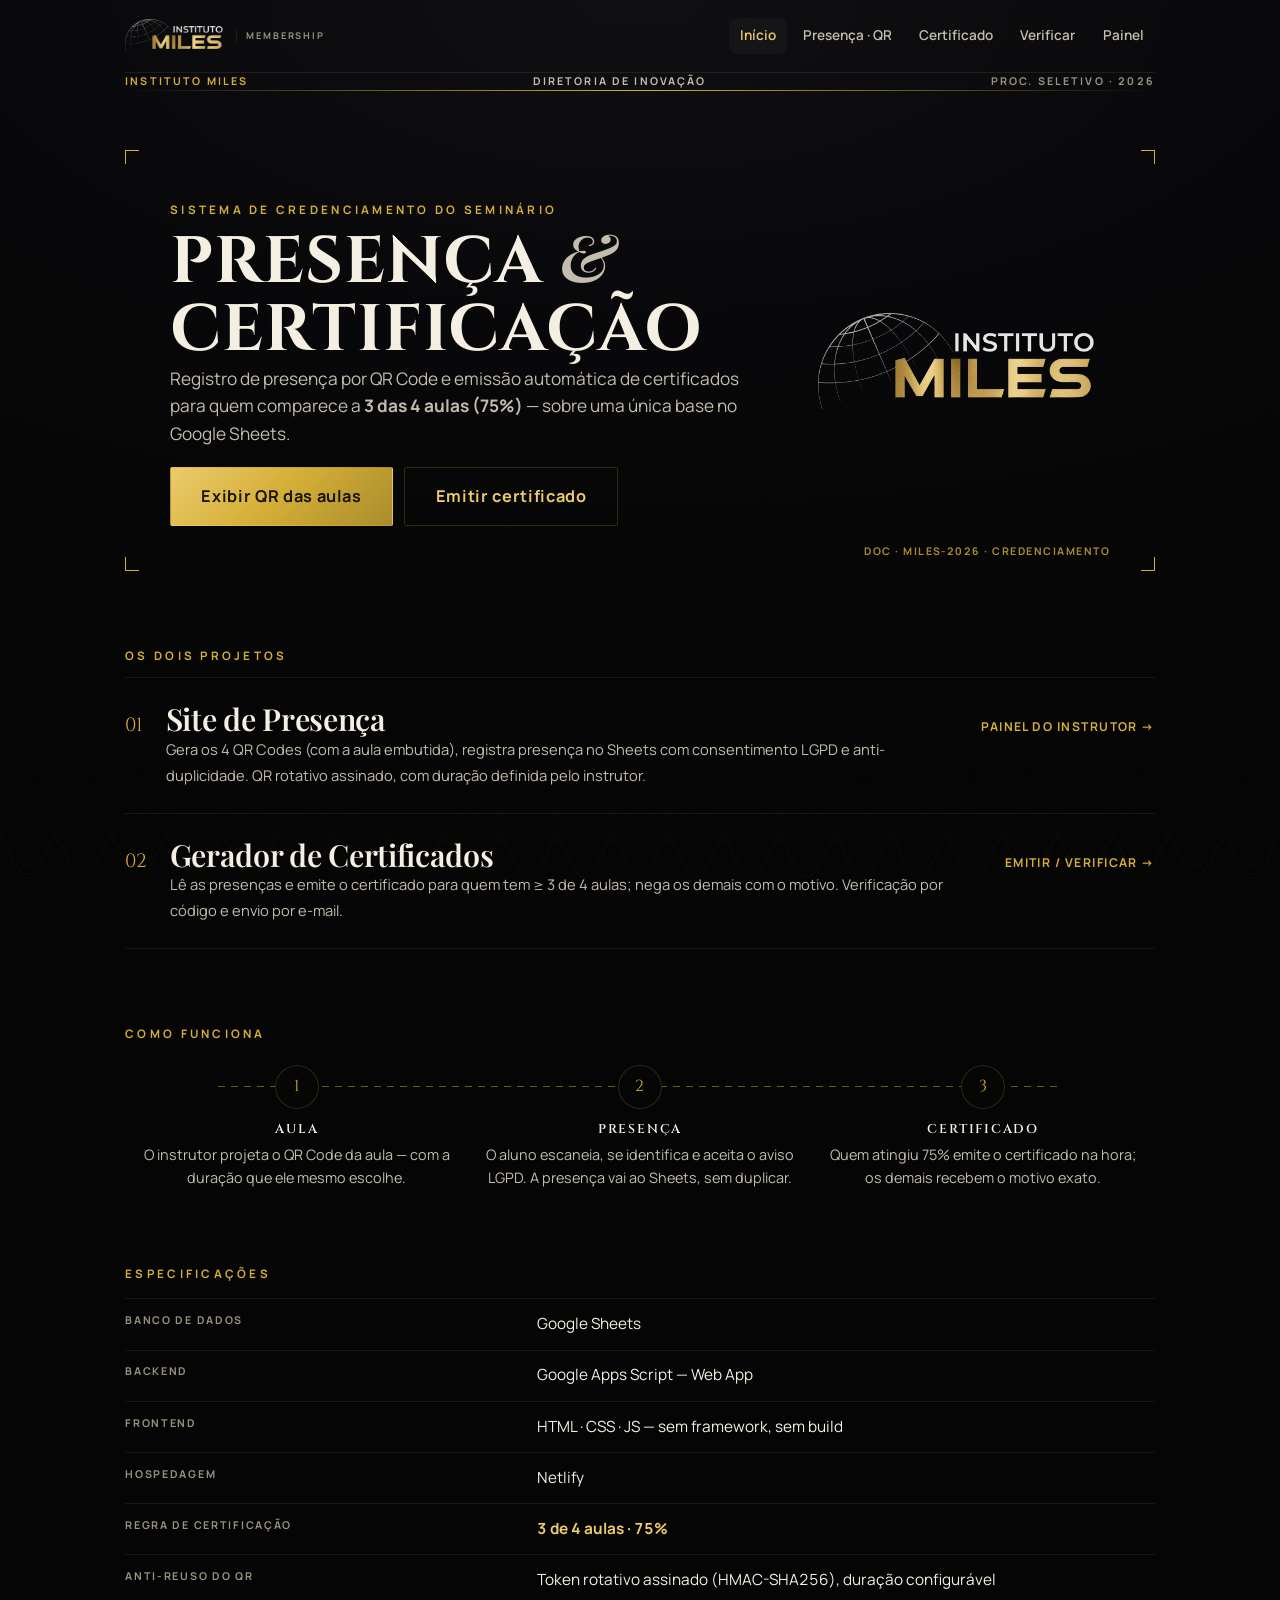
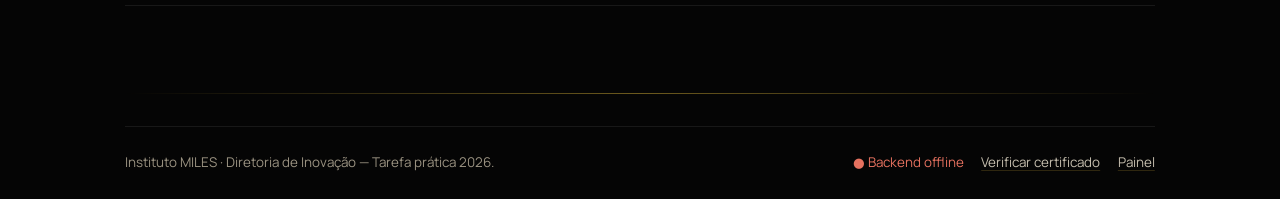
<file: site/index.html>
<!doctype html>
<html lang="pt-BR">
<head>
  <meta charset="utf-8">
  <meta name="viewport" content="width=device-width, initial-scale=1">
  <title>MILES · Presença & Certificação</title>
  <meta name="description" content="Presença por QR Code e emissão de certificados — Seminário de Inovação em Saúde · Instituto MILES.">
  <link rel="preconnect" href="https://fonts.googleapis.com">
  <link rel="preconnect" href="https://fonts.gstatic.com" crossorigin>
  <link href="https://fonts.googleapis.com/css2?family=Cinzel:wght@400;600;700&family=Manrope:wght@300;400;500;600;700;800&family=Playfair+Display:ital,wght@0,400;0,600;0,700;1,400;1,600;1,700&display=swap" rel="stylesheet">
  <link rel="icon" type="image/png" href="favicon.png">
  <link rel="stylesheet" href="assets/styles.css?v=4">
  <style>
    .hero-cred { display:grid; grid-template-columns:1.45fr .75fr; gap:clamp(1.4rem,4vw,3rem); align-items:center;
      padding:clamp(1.6rem,4vw,2.8rem); margin-top:1.3rem; }
    .cover-title { font-family:var(--display); font-weight:700; text-transform:uppercase; letter-spacing:.015em;
      font-size:clamp(2.1rem,6.2vw,4.1rem); line-height:1.03; color:var(--ink); }
    .cover-title .amp { font-family:var(--serif); font-style:italic; font-weight:600; text-transform:none; color:var(--ink-soft); }
    .hero-seal-col { display:grid; place-items:center; }
    .hero-mark { width:min(300px,92%); height:auto; display:block; }
    .hero-cred .protocol { position:absolute; right:clamp(1rem,4vw,2.8rem); bottom:.7rem; }
    @media (max-width:820px){ .hero-cred{ grid-template-columns:1fr; } .hero-seal-col{ display:none } .hero-cred .protocol{ position:static; margin-top:1rem; display:block } }
  </style>
</head>
<body>
  <div class="wrap">
    <header class="topbar" id="topbar"></header>

    <!-- Cabeçalho de documento -->
    <div class="dochead reveal">
      <span><b>Instituto MILES</b></span>
      <span class="mid">Diretoria de Inovação</span>
      <span>Proc. Seletivo · 2026</span>
    </div>
    <div class="doc-rule reveal"></div>

    <!-- CAPA / HERO -->
    <section class="section" style="padding-top:clamp(1.4rem,4vw,2.4rem)">
      <div class="framed hero-cred reveal d1">
        <span class="corner tl"></span><span class="corner tr"></span><span class="corner bl"></span><span class="corner br"></span>
        <div class="hero-main">
          <p class="eyebrow">Sistema de credenciamento do seminário</p>
          <h1 class="cover-title">Presença <span class="amp">&amp;</span> Certificação</h1>
          <p class="lead">Registro de presença por QR Code e emissão automática de certificados para quem
            comparece a <b>3 das 4 aulas (75%)</b> — sobre uma única base no Google Sheets.</p>
          <div class="row" style="margin-top:1.2rem">
            <a class="btn btn--gold btn--lg" href="qrcodes.html">Exibir QR das aulas</a>
            <a class="btn btn--ghost btn--lg" href="certificado.html">Emitir certificado</a>
          </div>
        </div>
        <div class="hero-seal-col"><img class="hero-mark" src="assets/miles-logo.png" alt="Instituto MILES"></div>
        <span class="protocol">DOC · MILES-2026 · CREDENCIAMENTO</span>
      </div>
    </section>

    <!-- ÍNDICE DOS PROJETOS -->
    <section class="section" style="padding-top:0">
      <p class="eyebrow reveal">Os dois projetos</p>
      <div class="index-list" style="margin-top:.6rem">
        <a class="index-row" href="qrcodes.html">
          <span class="no">01</span>
          <span><h3>Site de Presença</h3>
            <span class="desc">Gera os 4 QR Codes (com a aula embutida), registra presença no Sheets com
            consentimento LGPD e anti-duplicidade. QR rotativo assinado, com duração definida pelo instrutor.</span></span>
          <span class="go">Painel do instrutor →</span>
        </a>
        <a class="index-row" href="certificado.html">
          <span class="no">02</span>
          <span><h3>Gerador de Certificados</h3>
            <span class="desc">Lê as presenças e emite o certificado para quem tem ≥ 3 de 4 aulas; nega os demais
            com o motivo. Verificação por código e envio por e-mail.</span></span>
          <span class="go">Emitir / verificar →</span>
        </a>
      </div>
    </section>

    <!-- COMO FUNCIONA (timeline) -->
    <section class="section" style="padding-top:0">
      <p class="eyebrow reveal">Como funciona</p>
      <div class="flow-seq reveal" style="margin-top:1.2rem">
        <div class="flow-step"><div class="pin">1</div><h3>Aula</h3>
          <p>O instrutor projeta o QR Code da aula — com a duração que ele mesmo escolhe.</p></div>
        <div class="flow-step"><div class="pin">2</div><h3>Presença</h3>
          <p>O aluno escaneia, se identifica e aceita o aviso LGPD. A presença vai ao Sheets, sem duplicar.</p></div>
        <div class="flow-step"><div class="pin">3</div><h3>Certificado</h3>
          <p>Quem atingiu 75% emite o certificado na hora; os demais recebem o motivo exato.</p></div>
      </div>
    </section>

    <!-- ESPECIFICAÇÕES (ficha técnica) -->
    <section class="section" style="padding-top:0">
      <p class="eyebrow reveal">Especificações</p>
      <table class="spec reveal" style="margin-top:.8rem">
        <tr><th>Banco de dados</th><td>Google Sheets</td></tr>
        <tr><th>Backend</th><td>Google Apps Script — Web App</td></tr>
        <tr><th>Frontend</th><td>HTML · CSS · JS — sem framework, sem build</td></tr>
        <tr><th>Hospedagem</th><td>Netlify</td></tr>
        <tr><th>Regra de certificação</th><td><b>3 de 4 aulas · 75%</b></td></tr>
        <tr><th>Anti-reuso do QR</th><td>Token rotativo assinado (HMAC-SHA256), duração configurável</td></tr>
      </table>
    </section>

    <div class="doc-rule" style="margin-top:1rem;opacity:.5"></div>
    <footer class="foot row between">
      <span>Instituto MILES · Diretoria de Inovação — Tarefa prática 2026.</span>
      <span class="row" style="gap:1.1rem">
        <span id="status" class="muted" role="status" aria-live="polite">verificando backend…</span>
        <a href="verificar.html">Verificar certificado</a>
        <a href="admin.html">Painel</a>
      </span>
    </footer>
  </div>

  <script src="config.js"></script>
  <script src="assets/app.js?v=4"></script>
  <script>
    MILES.mountTopbar('index.html');
    (async function () {
      var s = document.getElementById('status');
      function set(c, t) { s.style.color = c; s.textContent = '● ' + t; }
      if (MILES.useDemo()) { set('var(--gold-lt)', 'Modo demonstração (dados fictícios)'); return; }
      try { var r = await MILES.api('listarAulas', {}); if (r && r.ok) set('var(--ok)', 'Backend online'); else throw 0; }
      catch (e) { set('var(--bad)', 'Backend offline'); }
    })();
  </script>
</body>
</html>
</file>
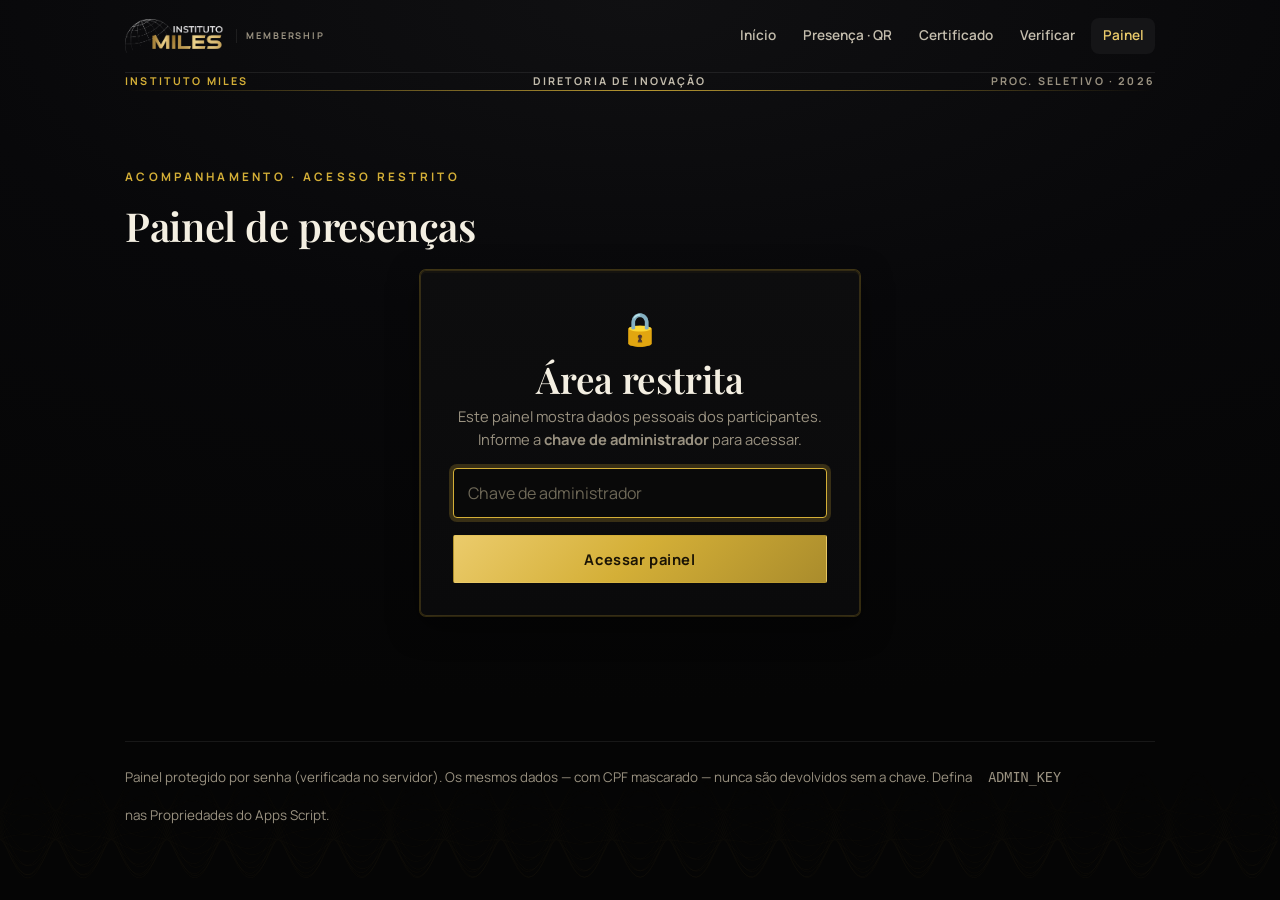
<file: site/admin.html>
<!doctype html>
<html lang="pt-BR">
<head>
  <meta charset="utf-8">
  <meta name="viewport" content="width=device-width, initial-scale=1">
  <title>Painel · MILES</title>
  <link rel="preconnect" href="https://fonts.googleapis.com">
  <link rel="preconnect" href="https://fonts.gstatic.com" crossorigin>
  <link href="https://fonts.googleapis.com/css2?family=Cinzel:wght@400;600;700&family=Manrope:wght@300;400;500;600;700;800&family=Playfair+Display:ital,wght@0,400;0,600;0,700;1,400;1,600;1,700&display=swap" rel="stylesheet">
  <link rel="icon" type="image/png" href="favicon.png">
  <link rel="stylesheet" href="assets/styles.css?v=4">
  <style>
    .metricas { display:grid; grid-template-columns:repeat(4,1fr); gap:.7rem; margin-top:1rem; }
    @media (max-width:560px){ .metricas{ grid-template-columns:repeat(2,1fr); } }
    .mcard { background:var(--bg-3); border:1px solid var(--line-soft); border-radius:var(--radius-sm); padding:.8rem .9rem; }
    .mcard .n { font-family:var(--serif); font-size:1.5rem; color:var(--gold-lt); line-height:1; }
    .mcard .t { font-size:.72rem; text-transform:uppercase; letter-spacing:.08em; color:var(--ink-faint); font-weight:700; margin-top:.2rem; }
    .lock { max-width:440px; margin:1.4rem auto; text-align:center; }
    .lock .ic { font-size:2rem; }
  </style>
</head>
<body>
  <div class="wrap">
    <header class="topbar" id="topbar"></header>
    <div class="dochead"><span><b>Instituto MILES</b></span><span class="mid">Diretoria de Inovação</span><span>Proc. Seletivo · 2026</span></div>
    <div class="doc-rule"></div>

    <section class="section">
      <div class="stack reveal" style="margin-bottom:.4rem">
        <span class="eyebrow">Acompanhamento · acesso restrito</span>
        <h1 style="font-size:clamp(1.8rem,4vw,2.5rem)">Painel de presenças</h1>
      </div>

      <!-- TELA DE SENHA (acesso restrito) -->
      <div id="lock" class="card card--gold lock hidden">
        <div class="ic" aria-hidden="true">🔒</div>
        <h2 style="margin:.3rem 0">Área restrita</h2>
        <p class="muted" style="font-size:.92rem">Este painel mostra dados pessoais dos participantes.
          Informe a <b>chave de administrador</b> para acessar.</p>
        <form id="lock-form" style="margin-top:1rem">
          <div class="field">
            <label for="lock-key" class="sr-only">Chave de administrador</label>
            <input class="input" id="lock-key" type="password" autocomplete="current-password" placeholder="Chave de administrador">
          </div>
          <button class="btn btn--gold btn--block" type="submit">Acessar painel</button>
          <div id="lock-msg" class="notice hidden" style="margin-top:.8rem" role="alert"></div>
        </form>
      </div>

      <!-- PAINEL (após autenticar) -->
      <div id="panel" class="hidden">
        <div class="row between" style="align-items:flex-end;margin-bottom:.2rem">
          <span class="muted" style="font-size:.84rem">Sessão de administrador ativa.</span>
          <div class="row">
            <label class="row" style="gap:.45rem;font-size:.86rem;font-weight:600;cursor:pointer">
              <input type="checkbox" id="show-cpf" style="width:18px;height:18px;accent-color:var(--gold)"> mostrar CPF completo
            </label>
            <button class="btn btn--gold" id="enviar" type="button">✉ Enviar aos elegíveis</button>
            <button class="btn btn--ghost" id="export" type="button">↓ Exportar CSV</button>
            <button class="btn btn--ghost" id="refresh" type="button">↻ Atualizar</button>
            <button class="btn btn--ghost" id="logout" type="button">Sair</button>
          </div>
        </div>

        <div class="card reveal d1" style="margin:1.2rem 0">
          <div class="stat" id="stat" role="status" aria-live="polite"><span class="muted">Carregando…</span></div>
          <div class="metricas" id="metricas"></div>
        </div>

        <div class="field" style="max-width:340px">
          <label for="busca" class="sr-only">Filtrar</label>
          <input class="input" id="busca" type="text" placeholder="Filtrar por nome ou CPF…">
        </div>

        <div id="wrap-tabela"></div>
      </div>
    </section>

    <footer class="foot">Painel protegido por senha (verificada no servidor). Os mesmos dados — com CPF mascarado —
      nunca são devolvidos sem a chave. Defina <code>ADMIN_KEY</code> nas Propriedades do Apps Script.</footer>
  </div>

  <script src="config.js"></script>
  <script src="assets/app.js?v=4"></script>
  <script>
  (function () {
    var $ = MILES.$;
    MILES.mountTopbar('admin.html');
    var dados = null, adminKey = '', cpfCompleto = false;
    var KEYSTORE = 'miles-admin-key';

    function showLock(msg) {
      $('#panel').classList.add('hidden');
      $('#lock').classList.remove('hidden');
      var m = $('#lock-msg');
      if (msg) { m.className = 'notice notice--bad'; m.innerHTML = '<span class="ic" aria-hidden="true">⚠</span> ' + MILES.escapeHTML(msg); m.classList.remove('hidden'); }
      else m.classList.add('hidden');
      $('#lock-key').focus();
    }
    function showPanel() { $('#lock').classList.add('hidden'); $('#panel').classList.remove('hidden'); }

    function linha(a) {
      var dots = '';
      for (var i = 1; i <= (dados.total || 4); i++)
        dots += '<span class="dot ' + (a.presentes.indexOf(i) !== -1 ? 'on' : 'miss') + '">' + i + '</span>';
      var badge = a.elegivel ? '<span class="badge badge--ok">elegível</span>'
        : '<span class="badge badge--bad">faltam ' + ((dados.minimo || 3) - a.qtd) + '</span>';
      return '<tr>' +
        '<td><b>' + MILES.escapeHTML(a.nome) + '</b></td>' +
        '<td class="mono">' + MILES.escapeHTML(a.cpf) + '</td>' +
        '<td><span class="dots">' + dots + '</span></td>' +
        '<td class="mono">' + a.qtd + '/' + dados.total + '</td>' +
        '<td>' + badge + '</td>' +
      '</tr>';
    }

    function render() {
      if (!dados) return;
      var r = dados.resumo;
      $('#stat').innerHTML =
        '<div><div class="b">' + r.alunos + '</div><div class="l">Alunos</div></div>' +
        '<div><div class="b" style="color:var(--ok)">' + r.elegiveis + '</div><div class="l">Elegíveis</div></div>' +
        '<div><div class="b" style="color:var(--bad)">' + r.naoElegiveis + '</div><div class="l">Pendentes</div></div>' +
        '<div><div class="b">' + r.taxaConclusao + '%</div><div class="l">Conclusão</div></div>';
      var por = r.porAula || {}, mc = '';
      for (var i = 1; i <= dados.total; i++)
        mc += '<div class="mcard"><div class="n">' + (por[i] || 0) + '</div><div class="t">Presenças · Aula ' + i + '</div></div>';
      $('#metricas').innerHTML = mc;

      var termo = ($('#busca').value || '').toLowerCase();
      var lista = dados.alunos.filter(function (a) {
        return !termo || a.nome.toLowerCase().indexOf(termo) !== -1 || MILES.onlyDigits(a.cpf).indexOf(MILES.onlyDigits(termo)) !== -1;
      });
      if (!lista.length) {
        $('#wrap-tabela').innerHTML = '<div class="card"><p class="muted">Nenhum aluno' +
          (termo ? ' para "' + MILES.escapeHTML(termo) + '"' : ' registrado ainda') + '.</p></div>';
        return;
      }
      $('#wrap-tabela').innerHTML = '<div class="table-wrap"><table class="data">' +
        '<thead><tr><th>Aluno</th><th>CPF</th><th>Aulas</th><th>Total</th><th>Status</th></tr></thead>' +
        '<tbody>' + lista.map(linha).join('') + '</tbody></table></div>';
    }

    async function carregar() {
      // demo: sem backend, mostra direto (dados fictícios)
      try {
        var payload = MILES.useDemo() ? {} : { adminKey: adminKey, cpfCompleto: cpfCompleto };
        var r = await MILES.api('listarPresencas', payload);
        if (!r.ok) {
          if (r.restrito) { showLock(r.semChave ? r.erro : 'Chave incorreta. Tente novamente.'); }
          else { showPanel(); $('#stat').innerHTML = '<span class="badge badge--bad">erro</span>'; }
          return;
        }
        dados = r; showPanel(); render();
        if (!MILES.useDemo() && adminKey) { try { sessionStorage.setItem(KEYSTORE, adminKey); } catch (e) {} }
      } catch (e) {
        showPanel();
        $('#stat').innerHTML = '<span class="badge badge--bad">erro</span>';
        $('#wrap-tabela').innerHTML = '<div class="card"><div class="notice notice--bad"><span class="ic" aria-hidden="true">⚠</span><span>' +
          MILES.escapeHTML(e.message) + ' — configure o <code>config.js</code> e publique o Apps Script.</span></div></div>';
      }
    }

    function exportarCSV() {
      if (!dados || !dados.alunos.length) return;
      var head = ['Nome', 'CPF', 'Aulas presentes', 'Total', 'Elegivel'];
      var linhas = dados.alunos.map(function (a) {
        return [a.nome, a.cpf, a.presentes.join(' '), a.qtd + '/' + dados.total, a.elegivel ? 'Sim' : 'Nao'];
      });
      var csv = [head].concat(linhas).map(function (row) {
        return row.map(function (c) { return '"' + String(c).replace(/"/g, '""') + '"'; }).join(',');
      }).join('\r\n');
      var blob = new Blob(['﻿' + csv], { type: 'text/csv;charset=utf-8;' });
      var a = document.createElement('a');
      a.href = URL.createObjectURL(blob); a.download = 'presencas-miles.csv';
      document.body.appendChild(a); a.click(); document.body.removeChild(a);
    }

    async function enviarElegiveis() {
      if (!dados || !dados.resumo.elegiveis) { alert('Não há alunos elegíveis para enviar.'); return; }
      if (!confirm('Enviar o certificado por e-mail a ' + dados.resumo.elegiveis + ' aluno(s) elegível(is)?')) return;
      var b = $('#enviar'); b.disabled = true; var t = b.innerHTML; b.innerHTML = '<span class="spin" aria-hidden="true"></span> Enviando…';
      try {
        var r = await MILES.api('enviarCertificadosElegiveis', { adminKey: adminKey, siteUrl: location.origin });
        if (r.ok) alert('✓ ' + r.enviados + ' certificado(s) enviado(s)' + (r.semEmail ? ' · ' + r.semEmail + ' sem e-mail' : '') +
          (r.demo ? '\n(demonstração — nenhum e-mail real foi enviado)' : '') + '.');
        else alert('⚠ ' + (r.erro || 'Falha ao enviar.'));
      } catch (e) { alert('⚠ ' + e.message); }
      finally { b.disabled = false; b.innerHTML = t; }
    }

    $('#lock-form').addEventListener('submit', function (e) {
      e.preventDefault();
      adminKey = $('#lock-key').value.trim();
      if (!adminKey) return;
      carregar();
    });
    $('#enviar').addEventListener('click', enviarElegiveis);
    $('#refresh').addEventListener('click', carregar);
    $('#export').addEventListener('click', exportarCSV);
    $('#busca').addEventListener('input', render);
    $('#show-cpf').addEventListener('change', function () { cpfCompleto = this.checked; carregar(); });
    $('#logout').addEventListener('click', function () {
      adminKey = ''; cpfCompleto = false; dados = null;
      try { sessionStorage.removeItem(KEYSTORE); } catch (e) {}
      $('#lock-key').value = ''; showLock('');
    });

    // início: demo abre direto; real exige senha (tenta a chave guardada na sessão)
    if (MILES.useDemo()) { carregar(); }
    else {
      try { adminKey = sessionStorage.getItem(KEYSTORE) || ''; } catch (e) { adminKey = ''; }
      if (adminKey) carregar(); else showLock('');
    }
  })();
  </script>
</body>
</html>
</file>
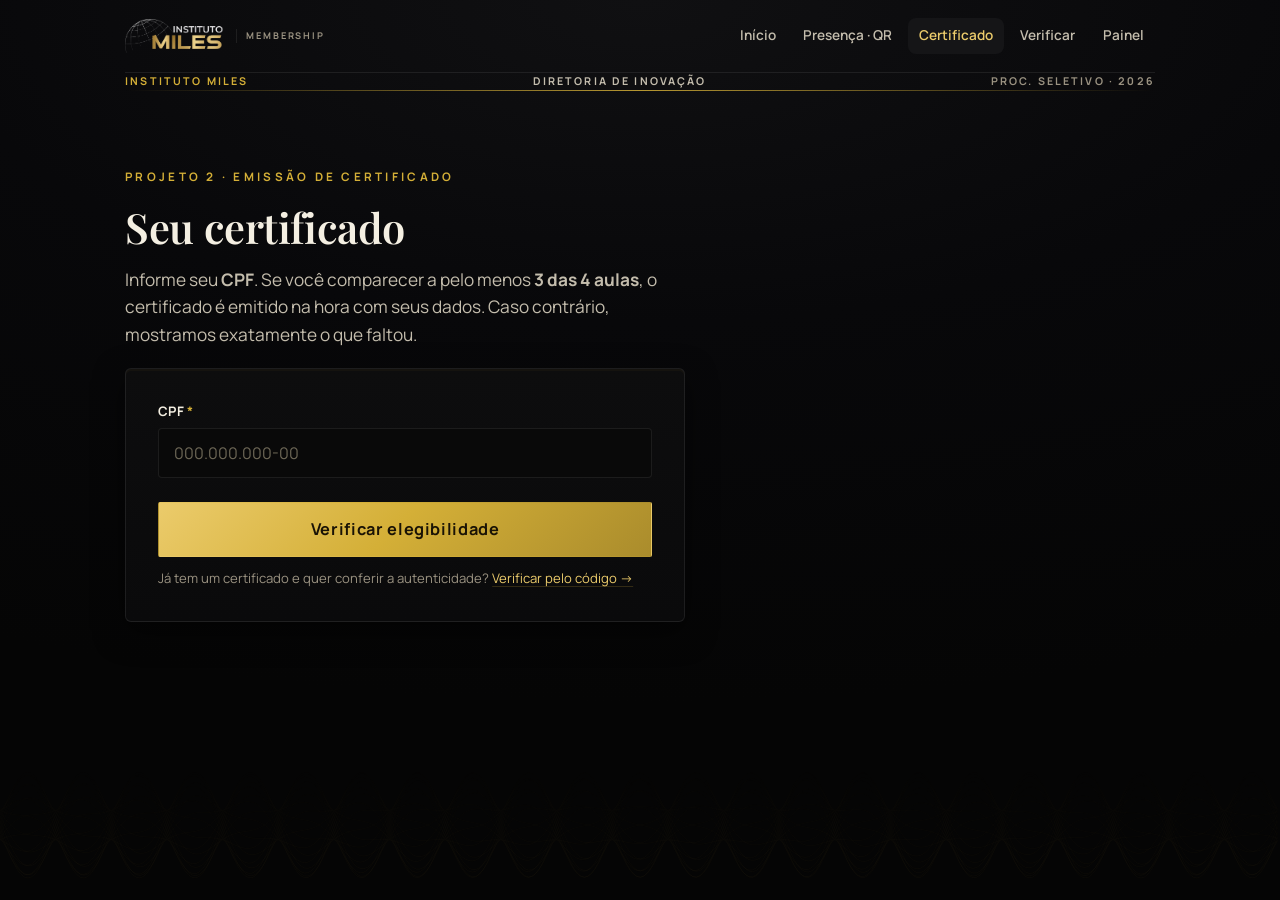
<file: site/certificado.html>
<!doctype html>
<html lang="pt-BR">
<head>
  <meta charset="utf-8">
  <meta name="viewport" content="width=device-width, initial-scale=1">
  <title>Certificado · MILES</title>
  <link rel="preconnect" href="https://fonts.googleapis.com">
  <link rel="preconnect" href="https://fonts.gstatic.com" crossorigin>
  <link href="https://fonts.googleapis.com/css2?family=Cinzel:wght@400;600;700&family=Manrope:wght@300;400;500;600;700;800&family=Playfair+Display:ital,wght@0,400;0,600;0,700;1,400;1,600;1,700&display=swap" rel="stylesheet">
  <link rel="icon" type="image/png" href="favicon.png">
  <link rel="stylesheet" href="assets/styles.css?v=4">
</head>
<body>
  <div class="wrap">
    <header class="topbar no-print" id="topbar"></header>
    <div class="dochead no-print"><span><b>Instituto MILES</b></span><span class="mid">Diretoria de Inovação</span><span>Proc. Seletivo · 2026</span></div>
    <div class="doc-rule no-print"></div>

    <section class="section no-print">
      <div class="stack reveal" style="max-width:560px">
        <span class="eyebrow">Projeto 2 · Emissão de certificado</span>
        <h1 style="font-size:clamp(1.8rem,4.4vw,2.6rem)">Seu certificado</h1>
        <p class="lead">Informe seu <b>CPF</b>. Se você comparecer a pelo menos
          <b>3 das 4 aulas</b>, o certificado é emitido na hora com seus dados.
          Caso contrário, mostramos exatamente o que faltou.</p>
      </div>

      <form id="form" class="card reveal d1" style="max-width:560px;margin-top:1.2rem">
        <div class="field">
          <label for="cpf">CPF <span class="req" aria-hidden="true">*</span></label>
          <input id="cpf" type="tel" inputmode="numeric" required aria-required="true" aria-describedby="err-cpf" placeholder="000.000.000-00" maxlength="14">
          <span class="err" id="err-cpf" role="alert"></span>
        </div>
        <button class="btn btn--gold btn--block btn--lg" id="verificar" type="submit">Verificar elegibilidade</button>
        <p class="muted" style="font-size:.82rem;margin-top:.7rem">Já tem um certificado e quer conferir a autenticidade?
          <a href="verificar.html">Verificar pelo código →</a></p>
      </form>

      <div id="resultado" style="margin-top:1.6rem" role="status" aria-live="polite"></div>
    </section>

    <!-- área imprimível / exportável -->
    <div id="print-area"></div>
  </div>

  <script src="config.js"></script>
  <script src="assets/app.js?v=4"></script>
  <script>
  (function () {
    var $ = MILES.$;
    var cfg = MILES.cfg;
    MILES.mountTopbar('certificado.html');
    MILES.maskCPF($('#cpf'));

    var resultado = $('#resultado');
    var printArea = $('#print-area');

    function hoje() {
      try { return new Date().toLocaleDateString('pt-BR', { day: '2-digit', month: 'long', year: 'numeric' }); }
      catch (e) { return new Date().toLocaleDateString(); }
    }
    function codigo(cpf) {
      var d = MILES.onlyDigits(cpf), s = 0;
      for (var i = 0; i < d.length; i++) s = (s * 31 + d.charCodeAt(i)) % 1000000;
      return 'MILES-2026-' + ('00000' + s).slice(-6);
    }

    function certificadoHTML(r) {
      var aulasTxt = r.presentes.map(function (n) { return n; }).join(', ');
      return '' +
      '<div class="cert-stage"><div class="certificate" id="cert">' +
        '<span class="cert-corner tl"></span><span class="cert-corner tr"></span>' +
        '<span class="cert-corner bl"></span><span class="cert-corner br"></span>' +
        '<div class="cert-guilloche"></div>' +
        '<div class="cert-inner">' +
          '<img class="cert-logo" src="assets/miles-logo.png" alt="Instituto MILES">' +
          '<div class="cert-title">Certificado de Conclusão</div>' +
          '<div class="cert-sub">Certificamos que</div>' +
          '<div class="cert-name">' + MILES.escapeHTML(r.nome) + '</div>' +
          '<div class="cert-cpf">CPF ' + MILES.escapeHTML(r.cpfFormatado) + '</div>' +
          '<div class="cert-body">concluiu o <b>' + MILES.escapeHTML(cfg.SEMINARIO || 'Seminário MILES') +
            '</b> (' + MILES.escapeHTML(cfg.EDICAO || '') + '), com presença comprovada em ' +
            '<b>' + r.qtd + ' de ' + r.total + ' aulas</b> (aulas ' + aulasTxt + '), ' +
            'cumprindo o mínimo de ' + r.minimo + ' aulas (75%) exigido para certificação.</div>' +
          '<div class="cert-foot">' +
            '<div class="cert-sign"><div class="line"></div>' +
              '<div class="who">' + MILES.escapeHTML(cfg.ASSINANTE_NOME || 'Coordenação') + '</div>' +
              '<div class="role">' + MILES.escapeHTML(cfg.ASSINANTE_CARGO || '') + '</div></div>' +
            '<div class="cert-sign"><div class="line"></div>' +
              '<div class="who">' + hoje() + '</div>' +
              '<div class="role">Data de emissão</div></div>' +
          '</div>' +
        '</div>' +
        '<div class="cert-code">Código de verificação · ' + (r.codigo || codigo(r.cpf)) + '</div>' +
      '</div></div>';
    }

    function dots(presentes, total) {
      var s = '';
      for (var i = 1; i <= total; i++) {
        var on = presentes.indexOf(i) !== -1;
        s += '<span class="dot ' + (on ? 'on' : 'miss') + '" title="Aula ' + i + (on ? ' · presente' : ' · ausente') + '">' + i + '</span>';
      }
      return s;
    }

    function renderElegivel(r) {
      var cod = r.codigo || codigo(r.cpf);
      printArea.innerHTML = certificadoHTML(r);
      resultado.innerHTML =
        '<div class="card card--gold reveal stack">' +
          '<div class="row between"><span class="badge badge--ok">✓ Elegível</span>' +
            '<span class="muted">' + r.qtd + '/' + r.total + ' aulas</span></div>' +
          '<h2 id="res-title" tabindex="-1" style="margin:.2rem 0">Certificado liberado para ' + MILES.escapeHTML(r.nome) + '</h2>' +
          '<div class="dots" style="margin:.2rem 0">' + dots(r.presentes, r.total) + '</div>' +
          '<div class="row" style="margin-top:.6rem">' +
            '<button class="btn btn--gold" id="baixar">↓ Baixar PDF</button>' +
            '<button class="btn btn--ghost" id="emailcert">✉ Receber por e-mail</button>' +
            '<a class="btn btn--ghost" href="verificar.html?c=' + encodeURIComponent(cod) + '">Verificar autenticidade</a>' +
          '</div>' +
          '<div id="email-msg" class="notice hidden" style="margin-top:.6rem" role="status" aria-live="polite"></div>' +
          '<p class="muted" style="font-size:.8rem;margin-top:.5rem">Na janela de impressão, escolha ' +
            '<b>“Salvar como PDF”</b> como destino — o certificado sai em A4 paisagem, com as cores. ' +
            'Código: <b>' + cod + '</b>.</p>' +
        '</div>';
      printArea.scrollIntoView({ behavior: 'smooth', block: 'start' });
      $('#res-title').focus();
      $('#baixar').addEventListener('click', function () { window.print(); });
      $('#emailcert').addEventListener('click', async function () {
        var b = this; b.disabled = true; b.setAttribute('aria-busy', 'true'); var t = b.innerHTML;
        b.innerHTML = '<span class="spin" aria-hidden="true"></span> Enviando…';
        var m = $('#email-msg');
        try {
          var resp = await MILES.api('enviarMeuCertificado', { cpf: r.cpf, siteUrl: location.origin });
          if (resp.ok) { m.className = 'notice notice--ok'; m.innerHTML = '✉ Certificado enviado para <b>' + MILES.escapeHTML(resp.enviadoPara) + '</b>' + (resp.demo ? ' <i>(demonstração — nenhum e-mail real foi enviado)</i>' : '') + '.'; }
          else { m.className = 'notice notice--bad'; m.innerHTML = '<span class="ic" aria-hidden="true">⚠</span> ' + MILES.escapeHTML(resp.erro || 'Não foi possível enviar.'); }
          m.classList.remove('hidden');
        } catch (e) { m.className = 'notice notice--bad'; m.innerHTML = '<span class="ic" aria-hidden="true">⚠</span> ' + MILES.escapeHTML(e.message); m.classList.remove('hidden'); }
        finally { b.disabled = false; b.removeAttribute('aria-busy'); b.innerHTML = t; }
      });
    }

    function renderNegado(r) {
      printArea.innerHTML = '';
      var faltam = (r.minimo || cfg.MIN_PRESENCAS) - r.qtd;
      resultado.innerHTML =
        '<div class="card reveal stack" style="border-color:rgba(151,54,42,.35)">' +
          '<div class="row between"><span class="badge badge--bad">✕ Não elegível</span>' +
            '<span class="muted">' + r.qtd + '/' + r.total + ' aulas</span></div>' +
          '<h2 style="margin:.2rem 0">Certificado indisponível</h2>' +
          '<div class="notice notice--bad"><span class="ic">⚠</span><span><b>' +
            MILES.escapeHTML(r.motivo) + '</b></span></div>' +
          '<p>Presença confirmada nas aulas marcadas abaixo. ' +
            'Faltam <b>' + faltam + '</b> aula(s) para atingir o mínimo de ' + (r.minimo || cfg.MIN_PRESENCAS) + '.</p>' +
          '<div class="dots">' + dots(r.presentes, r.total) + '</div>' +
        '</div>';
    }

    function renderNaoEncontrado(r) {
      printArea.innerHTML = '';
      resultado.innerHTML =
        '<div class="card reveal"><div class="notice notice--info"><span class="ic">ℹ</span><span>' +
          MILES.escapeHTML(r.erro || 'Nenhuma presença encontrada para este CPF.') +
          ' Confira o número ou registre presença nas aulas primeiro.</span></div></div>';
    }

    $('#form').addEventListener('submit', async function (e) {
      e.preventDefault();
      var cpf = MILES.onlyDigits($('#cpf').value);
      $('#err-cpf').textContent = '';
      $('#cpf').classList.remove('is-invalid');
      if (cpf.length !== 11) { $('#err-cpf').textContent = 'O CPF deve ter 11 dígitos.'; $('#cpf').classList.add('is-invalid'); return; }

      var btn = $('#verificar'); btn.disabled = true; btn.setAttribute('aria-busy', 'true'); var t = btn.innerHTML;
      btn.innerHTML = '<span class="spin" aria-hidden="true"></span> Verificando…';
      resultado.innerHTML = '';
      try {
        var r = await MILES.api('consultarCertificado', { cpf: cpf });
        if (!r.ok) { renderNaoEncontrado({ erro: r.erro }); return; }
        if (!r.encontrado) renderNaoEncontrado(r);
        else if (r.elegivel) renderElegivel(r);
        else renderNegado(r);
      } catch (err) {
        resultado.innerHTML = '<div class="card"><div class="notice notice--bad"><span class="ic" aria-hidden="true">⚠</span><span>' +
          MILES.escapeHTML(err.message) + '</span></div></div>';
      } finally { btn.disabled = false; btn.removeAttribute('aria-busy'); btn.innerHTML = t; }
    });

    // permite pré-preencher via ?cpf=
    var pre = MILES.qs('cpf');
    if (pre) { $('#cpf').value = MILES.formatCPF(pre); }
  })();
  </script>
</body>
</html>
</file>
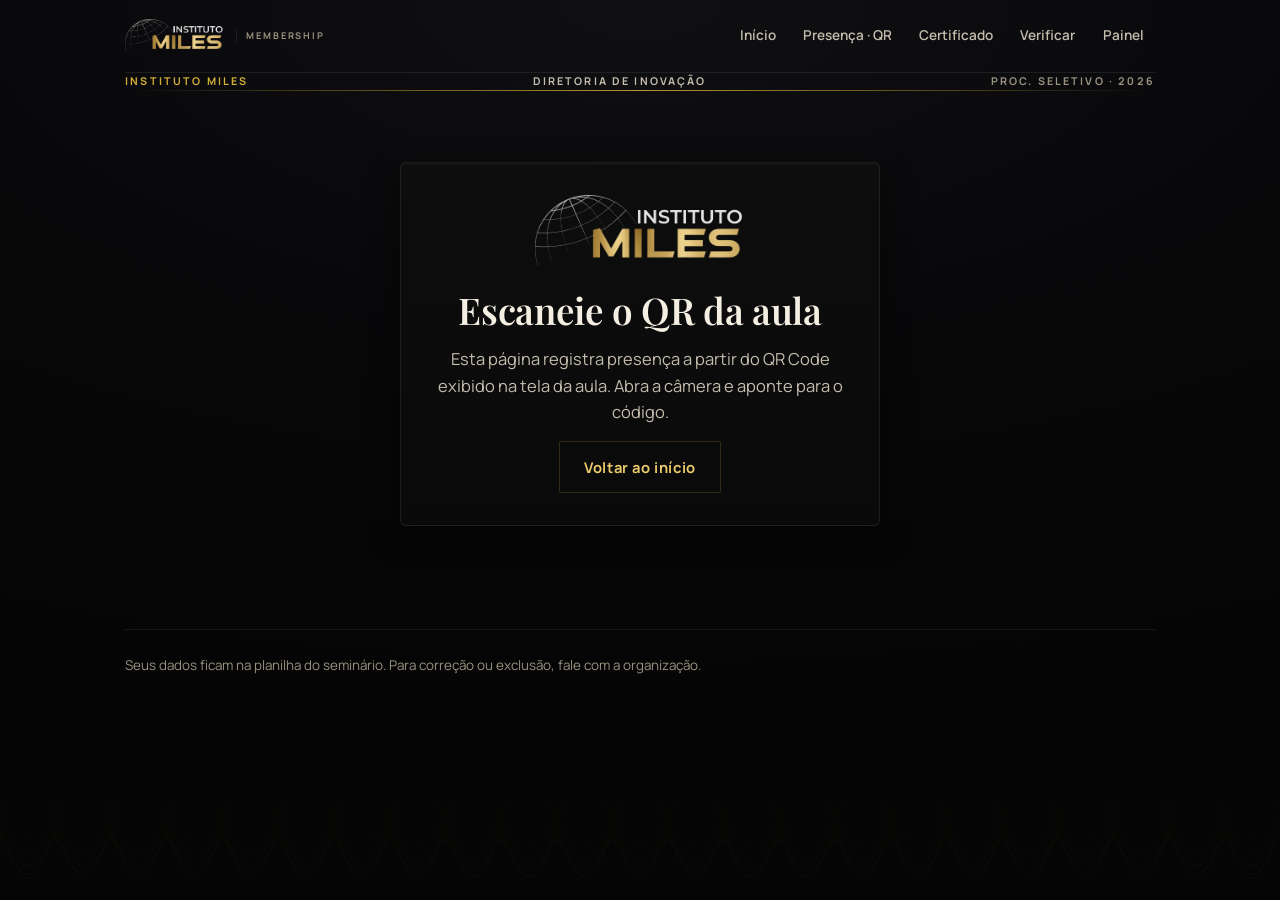
<file: site/presenca.html>
<!doctype html>
<html lang="pt-BR">
<head>
  <meta charset="utf-8">
  <meta name="viewport" content="width=device-width, initial-scale=1">
  <title>Registrar presença · MILES</title>
  <link rel="preconnect" href="https://fonts.googleapis.com">
  <link rel="preconnect" href="https://fonts.gstatic.com" crossorigin>
  <link href="https://fonts.googleapis.com/css2?family=Cinzel:wght@400;600;700&family=Manrope:wght@300;400;500;600;700;800&family=Playfair+Display:ital,wght@0,400;0,600;0,700;1,400;1,600;1,700&display=swap" rel="stylesheet">
  <link rel="icon" type="image/png" href="favicon.png">
  <link rel="stylesheet" href="assets/styles.css?v=4">
  <style>
    .sheet { max-width: 480px; margin: 0 auto; }
    .aula-chip { display:inline-flex; align-items:center; gap:.5rem; background:var(--grad-gold); color:#1A1305;
      font-weight:700; font-size:.82rem; padding:.4rem .85rem; border-radius:999px; }
  </style>
</head>
<body>
  <div class="wrap">
    <header class="topbar" id="topbar"></header>
    <div class="dochead"><span><b>Instituto MILES</b></span><span class="mid">Diretoria de Inovação</span><span>Proc. Seletivo · 2026</span></div>
    <div class="doc-rule"></div>

    <section class="section">
      <div class="sheet">

        <!-- estado: sem aula na URL -->
        <div id="view-sem-aula" class="card hidden stack center reveal">
          <div class="seal-slot" style="margin:0 auto"></div>
          <h2>Escaneie o QR da aula</h2>
          <p>Esta página registra presença a partir do QR Code exibido na tela da aula.
             Abra a câmera e aponte para o código.</p>
          <a class="btn btn--ghost" href="index.html">Voltar ao início</a>
        </div>

        <!-- estado: formulário -->
        <div id="view-form" class="hidden">
          <div class="stack reveal" style="margin-bottom:1.2rem">
            <span class="eyebrow">Projeto 1 · Registro de presença</span>
            <h1 style="font-size:clamp(1.7rem,5vw,2.3rem)">Confirmar presença</h1>
            <p class="row" style="gap:.6rem"><span class="aula-chip" id="aula-chip">Aula</span>
               <span class="muted" id="seminario"></span></p>
          </div>

          <div class="notice notice--info reveal" style="margin-bottom:1rem;font-size:.84rem">
            <span class="ic" aria-hidden="true">🧪</span>
            <span><b>Ambiente de avaliação.</b> Use dados fictícios (ex.: CPF 111.111.111-11). Não insira dados pessoais reais.</span>
          </div>

          <form id="form" class="card reveal d1" novalidate>
            <div class="field">
              <label for="nome">Nome completo <span class="req" aria-hidden="true">*</span></label>
              <input id="nome" name="nome" type="text" autocomplete="name" required aria-required="true" aria-describedby="err-nome" placeholder="Como no seu documento">
              <span class="err" id="err-nome" role="alert"></span>
            </div>
            <div class="field">
              <label for="cpf">CPF <span class="req" aria-hidden="true">*</span></label>
              <input id="cpf" name="cpf" type="tel" inputmode="numeric" autocomplete="off" required aria-required="true" aria-describedby="hint-cpf err-cpf" placeholder="000.000.000-00" maxlength="14">
              <span class="hint" id="hint-cpf">Usado apenas para identificar você e emitir o certificado. Não validamos os dígitos.</span>
              <span class="err" id="err-cpf" role="alert"></span>
            </div>
            <div class="field">
              <label for="email">E-mail <span class="req" aria-hidden="true">*</span></label>
              <input id="email" name="email" type="email" autocomplete="email" inputmode="email" required aria-required="true" aria-describedby="err-email" placeholder="voce@email.com">
              <span class="err" id="err-email" role="alert"></span>
            </div>

            <div class="consent">
              <input type="checkbox" id="consent" aria-describedby="consent-text">
              <label for="consent" id="consent-text">Li e <b>autorizo</b> a coleta do meu <b>CPF</b>, nome e e-mail para
                registro de presença e emissão de certificado, conforme a
                <button type="button" class="link-like" id="open-lgpd">LGPD (Lei&nbsp;13.709/2018)</button>.</label>
            </div>

            <button class="btn btn--gold btn--block btn--lg" id="submit" type="submit" disabled>Registrar presença</button>
            <div id="form-msg" class="notice hidden" style="margin-top:1rem" role="status" aria-live="polite"></div>
          </form>
        </div>

        <!-- estado: sucesso -->
        <div id="view-ok" class="card card--gold hidden stack center reveal" role="status" aria-live="polite">
          <div class="success-seal" id="ok-seal" aria-hidden="true"></div>
          <h2 id="ok-title" tabindex="-1">Presença registrada</h2>
          <p id="ok-text"></p>
          <div class="dots" id="ok-dots" style="justify-content:center;margin:.4rem 0" aria-hidden="true"></div>
          <p class="muted" id="ok-progress" style="font-size:.9rem"></p>
          <a class="btn btn--ghost" href="certificado.html" id="ok-cert" style="margin-top:.4rem">Ver meu certificado</a>
        </div>

      </div>
    </section>

    <footer class="foot">Seus dados ficam na planilha do seminário. Para correção ou exclusão, fale com a organização.</footer>
  </div>

  <!-- modal LGPD -->
  <div id="lgpd" class="modal hidden" role="dialog" aria-modal="true" aria-labelledby="lgpd-title">
    <div class="box stack">
      <h3 id="lgpd-title">Aviso de privacidade (LGPD)</h3>
      <p><b>Controlador:</b> Instituto MILES. <b>Contato do encarregado (DPO):</b> privacidade@institutomiles.com.br.</p>
      <p><b>Dados coletados:</b> nome completo, CPF e e-mail.</p>
      <p><b>Finalidade:</b> identificar você de forma única, evitar presença duplicada e emitir o
         certificado do seminário com seus dados corretos.</p>
      <p><b>Base legal:</b> consentimento do titular (art. 7º, I, da LGPD).</p>
      <p><b>Armazenamento e retenção:</b> em uma planilha do Google Sheets sob responsabilidade da
         organização, mantidos pelo período do seminário e da emissão dos certificados.</p>
      <p><b>Seus direitos (art. 18):</b> acesso, correção e exclusão dos dados a qualquer momento,
         bastando contatar a organização.</p>
      <button class="btn btn--ghost" id="close-lgpd" type="button">Entendi</button>
    </div>
  </div>

  <script src="config.js"></script>
  <script src="assets/app.js?v=4"></script>
  <script>
  (function () {
    var $ = MILES.$;
    MILES.mountTopbar('presenca.html');

    var aulaId = parseInt(MILES.qs('aula'), 10);
    var token = MILES.qs('tk') || '';
    var cfg = MILES.cfg;

    var vSem = $('#view-sem-aula'), vForm = $('#view-form'), vOk = $('#view-ok');

    if (!(aulaId >= 1 && aulaId <= (cfg.TOTAL_AULAS || 4))) {
      $('#view-sem-aula .seal-slot').innerHTML = '<img src="assets/miles-logo.png" alt="Instituto MILES" style="width:210px;max-width:80%">';
      vSem.classList.remove('hidden');
      return;
    }

    var aula = (cfg.AULAS || []).filter(function (a) { return a.aulaId === aulaId; })[0];
    $('#aula-chip').textContent = aula ? aula.titulo.replace(/^Aula \d+\s*—\s*/, 'Aula ' + aulaId + ' · ') : ('Aula ' + aulaId);
    $('#seminario').textContent = cfg.SEMINARIO || '';
    vForm.classList.remove('hidden');

    MILES.maskCPF($('#cpf'));

    // trava o botão até o consentimento
    var consent = $('#consent'), submit = $('#submit');
    consent.addEventListener('change', function () { submit.disabled = !consent.checked; });

    // modal LGPD acessível (foco + Esc + retorno de foco)
    var modal = $('#lgpd'), gatilho = null;
    function abrirModal() { gatilho = document.activeElement; modal.classList.remove('hidden'); $('#close-lgpd').focus(); }
    function fecharModal() { modal.classList.add('hidden'); if (gatilho) gatilho.focus(); }
    $('#open-lgpd').addEventListener('click', abrirModal);
    $('#close-lgpd').addEventListener('click', fecharModal);
    modal.addEventListener('click', function (e) { if (e.target === modal) fecharModal(); });
    document.addEventListener('keydown', function (e) { if (e.key === 'Escape' && !modal.classList.contains('hidden')) fecharModal(); });

    function setErr(id, msg) {
      $('#err-' + id).textContent = msg || '';
      var inp = $('#' + id); inp.classList.toggle('is-invalid', !!msg);
      if (msg) inp.setAttribute('aria-invalid', 'true'); else inp.removeAttribute('aria-invalid');
    }
    function msg(type, html) { var m = $('#form-msg'); m.className = 'notice notice--' + type; m.innerHTML = html; m.classList.remove('hidden'); }

    function valida() {
      var nome = $('#nome').value.trim(), cpf = MILES.onlyDigits($('#cpf').value), email = $('#email').value.trim();
      setErr('nome', nome.length < 3 ? 'Informe seu nome completo.' : '');
      setErr('cpf', cpf.length !== 11 ? 'O CPF deve ter 11 dígitos.' : '');
      setErr('email', !MILES.validEmail(email) ? 'Informe um e-mail válido.' : '');
      var ok = nome.length >= 3 && cpf.length === 11 && MILES.validEmail(email);
      if (!consent.checked) { msg('bad', '<span class="ic" aria-hidden="true">⚠</span> É necessário aceitar o aviso de consentimento (LGPD).'); ok = false; }
      if (!ok) { var first = document.querySelector('.is-invalid'); if (first) first.focus(); }
      return ok;
    }

    function mostrarSucesso(resp, duplicada) {
      vForm.classList.add('hidden');
      $('#ok-seal').innerHTML =
        '<svg viewBox="0 0 100 100" width="96" height="96" aria-hidden="true">' +
          '<circle cx="50" cy="50" r="46" fill="none" stroke="#D4AF37" stroke-width="2"/>' +
          '<circle cx="50" cy="50" r="40" fill="#0E0E0F" stroke="#D4AF37" stroke-width="0.6"/>' +
          '<path class="check-draw" d="M34 51 l11 11 l22 -24" fill="none" stroke="#57C08C" stroke-width="5" stroke-linecap="round" stroke-linejoin="round"/>' +
        '</svg>';
      $('#ok-title').textContent = duplicada ? 'Você já estava presente' : 'Presença registrada!';
      $('#ok-text').innerHTML = (duplicada
        ? 'Sua presença nesta aula já constava no sistema. Está tudo certo.'
        : 'Sua presença na <b>Aula ' + aulaId + '</b> foi registrada com sucesso.');
      var total = resp.totalAluno || 0, min = cfg.MIN_PRESENCAS || 3, tot = cfg.TOTAL_AULAS || 4, dots = '';
      for (var i = 1; i <= tot; i++) dots += '<span class="dot ' + (i <= total ? 'on' : 'miss') + '">' + i + '</span>';
      $('#ok-dots').innerHTML = dots;
      $('#ok-progress').textContent = total >= min
        ? 'Você já tem ' + total + ' de ' + tot + ' aulas — presença suficiente para o certificado.'
        : 'Você tem ' + total + ' de ' + tot + ' aulas. Faltam ' + (min - total) + ' para liberar o certificado.';
      vOk.classList.remove('hidden');
      window.scrollTo({ top: 0, behavior: 'smooth' });
      $('#ok-title').focus();
    }

    $('#form').addEventListener('submit', async function (e) {
      e.preventDefault();
      $('#form-msg').classList.add('hidden');
      if (!valida()) return;
      var btn = $('#submit'); btn.disabled = true; btn.setAttribute('aria-busy', 'true');
      var rotulo = btn.innerHTML; btn.innerHTML = '<span class="spin" aria-hidden="true"></span> Registrando…';
      try {
        var resp = await MILES.api('registrarPresenca', {
          aulaId: aulaId, nome: $('#nome').value.trim(), cpf: MILES.onlyDigits($('#cpf').value),
          email: $('#email').value.trim(), consent: true, token: token,
        });
        if (resp.ok && resp.status === 'registrada') return mostrarSucesso(resp, false);
        if (resp.ok && resp.status === 'duplicada') return mostrarSucesso(resp, true);
        if (resp.status === 'token') msg('bad', '<span class="ic" aria-hidden="true">⛔</span> ' + MILES.escapeHTML(resp.motivo));
        else msg('bad', '<span class="ic" aria-hidden="true">⚠</span> ' + MILES.escapeHTML(resp.motivo || resp.erro || 'Não foi possível registrar.'));
      } catch (err) {
        msg('bad', '<span class="ic" aria-hidden="true">⚠</span> ' + MILES.escapeHTML(err.message));
      } finally {
        btn.disabled = !consent.checked; btn.removeAttribute('aria-busy'); btn.innerHTML = rotulo;
      }
    });
  })();
  </script>
</body>
</html>
</file>
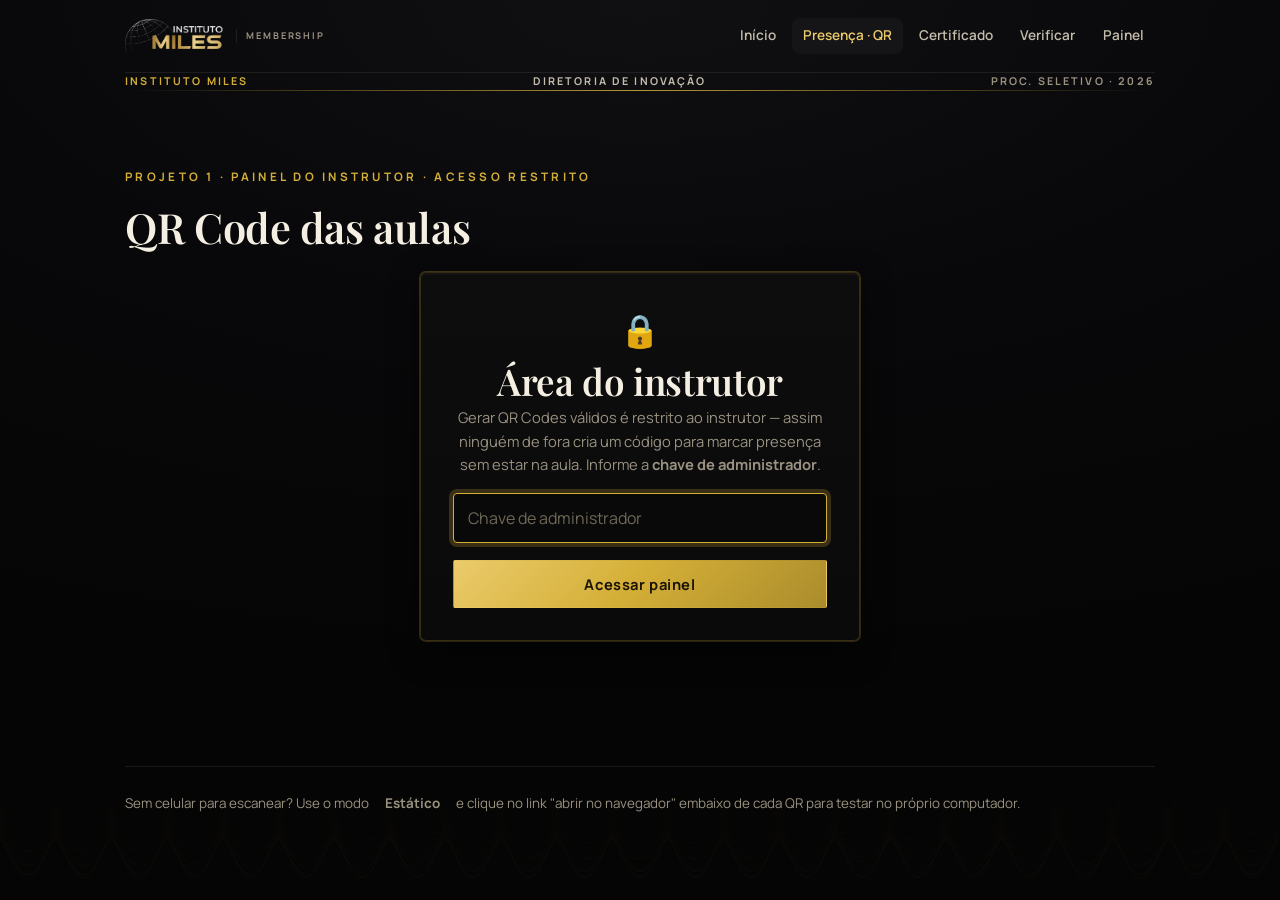
<file: site/qrcodes.html>
<!doctype html>
<html lang="pt-BR">
<head>
  <meta charset="utf-8">
  <meta name="viewport" content="width=device-width, initial-scale=1">
  <title>QR das Aulas · MILES</title>
  <link rel="preconnect" href="https://fonts.googleapis.com">
  <link rel="preconnect" href="https://fonts.gstatic.com" crossorigin>
  <link href="https://fonts.googleapis.com/css2?family=Cinzel:wght@400;600;700&family=Manrope:wght@300;400;500;600;700;800&family=Playfair+Display:ital,wght@0,400;0,600;0,700;1,400;1,600;1,700&display=swap" rel="stylesheet">
  <link rel="icon" type="image/png" href="favicon.png">
  <link rel="stylesheet" href="assets/styles.css?v=4">
  <style>
    .qr-link{ font-size:.78rem; word-break:break-all; } .qr-link a{ color:var(--gold-lt); }
    .dur-pick{ display:inline-flex; flex-direction:column; gap:.25rem; font-size:.7rem; font-weight:700;
      letter-spacing:.06em; text-transform:uppercase; color:var(--ink-faint); }
    .dur-pick select{ font-family:var(--sans); font-weight:700; font-size:.9rem; color:var(--ink); text-transform:none;
      letter-spacing:0; background:var(--bg-3); border:1px solid var(--line); border-radius:999px; padding:.45rem .9rem; cursor:pointer; }
    .dur-pick select:disabled{ opacity:.4; cursor:not-allowed; }
    .qr-box .qr-logo{ position:absolute; top:50%; left:50%; transform:translate(-50%,-50%); width:19% !important; height:19% !important;
      object-fit:contain; background:#F4EFE2; padding:4px; border-radius:7px; z-index:2; box-shadow:0 0 0 3px #F4EFE2; }
    .lock { max-width:440px; margin:1.4rem auto; text-align:center; } .lock .ic { font-size:2rem; }
  </style>
</head>
<body>
  <div class="wrap">
    <header class="topbar" id="topbar"></header>
    <div class="dochead"><span><b>Instituto MILES</b></span><span class="mid">Diretoria de Inovação</span><span>Proc. Seletivo · 2026</span></div>
    <div class="doc-rule"></div>

    <section class="section">
      <div class="stack reveal" style="margin-bottom:.4rem">
        <span class="eyebrow">Projeto 1 · Painel do instrutor · acesso restrito</span>
        <h1 style="font-size:clamp(1.8rem,4vw,2.6rem)">QR Code das aulas</h1>
      </div>

      <!-- TELA DE SENHA -->
      <div id="lock" class="card card--gold lock hidden">
        <div class="ic" aria-hidden="true">🔒</div>
        <h2 style="margin:.3rem 0">Área do instrutor</h2>
        <p class="muted" style="font-size:.92rem">Gerar QR Codes válidos é restrito ao instrutor —
          assim ninguém de fora cria um código para marcar presença sem estar na aula. Informe a
          <b>chave de administrador</b>.</p>
        <form id="lock-form" style="margin-top:1rem">
          <div class="field">
            <label for="lock-key" class="sr-only">Chave de administrador</label>
            <input class="input" id="lock-key" type="password" autocomplete="current-password" placeholder="Chave de administrador">
          </div>
          <button class="btn btn--gold btn--block" type="submit">Acessar painel</button>
          <div id="lock-msg" class="notice hidden" style="margin-top:.8rem" role="alert"></div>
        </form>
      </div>

      <!-- PAINEL DO INSTRUTOR -->
      <div id="panel" class="hidden">
        <div class="row between" style="align-items:flex-end;gap:1rem">
          <p class="lead" style="max-width:54ch">Projete na tela durante a aula. Cada QR já tem a aula embutida.
            No modo <b>rotativo</b>, <b>você escolhe a duração</b> de cada QR — quando ele gira,
            o print/foto antigo deixa de valer.</p>
          <div style="display:flex;gap:.8rem;flex-wrap:wrap;align-items:flex-end;justify-content:flex-end">
            <label class="dur-pick" for="dur">Duração do QR
              <select id="dur" aria-label="Duração de cada QR Code">
                <option value="30">30 segundos</option>
                <option value="60">1 minuto</option>
                <option value="120">2 minutos</option>
                <option value="300">5 minutos</option>
                <option value="600">10 minutos</option>
              </select>
            </label>
            <div class="switch" role="group" aria-label="Modo do QR">
              <button id="mode-rot" class="on" type="button" aria-pressed="true">Rotativo (anti-reuso)</button>
              <button id="mode-stat" type="button" aria-pressed="false">Estático (avaliação)</button>
            </div>
            <button class="btn btn--ghost" id="logout" type="button">Sair</button>
          </div>
        </div>

        <div id="banner" class="notice notice--info hidden" style="margin:1.2rem 0" role="status" aria-live="polite"></div>

        <div class="qr-grid" id="qr-grid" style="margin-top:1.4rem"></div>

        <p class="muted reveal" style="margin-top:1.4rem;font-size:.86rem" id="legend"></p>
      </div>
    </section>

    <footer class="foot">Sem celular para escanear? Use o modo <b>Estático</b> e clique no link
      "abrir no navegador" embaixo de cada QR para testar no próprio computador.</footer>
  </div>

  <!-- Lib de QR vendorizada localmente (funciona offline / sem depender de CDN) -->
  <script src="assets/vendor/qrcode.min.js"></script>
  <script src="config.js"></script>
  <script src="assets/app.js?v=4"></script>
  <script>
  (function () {
    var cfg = MILES.cfg;
    MILES.mountTopbar('qrcodes.html');

    var grid = document.getElementById('qr-grid');
    var banner = document.getElementById('banner');
    var legend = document.getElementById('legend');
    var btnRot = document.getElementById('mode-rot');
    var btnStat = document.getElementById('mode-stat');

    var aulas = (cfg.AULAS || []).slice();
    var modo = 'rotativo';
    var timer = null;
    var presencaURL = new URL('presenca.html', location.href).href;
    var adminKey = '', KEYSTORE = 'miles-admin-key';

    function showLock(msg) {
      clearTimeout(timer);
      document.getElementById('panel').classList.add('hidden');
      document.getElementById('lock').classList.remove('hidden');
      var m = document.getElementById('lock-msg');
      if (msg) { m.className = 'notice notice--bad'; m.innerHTML = '<span class="ic" aria-hidden="true">⚠</span> ' + MILES.escapeHTML(msg); m.classList.remove('hidden'); }
      else m.classList.add('hidden');
      document.getElementById('lock-key').focus();
    }
    function showPanel() { document.getElementById('lock').classList.add('hidden'); document.getElementById('panel').classList.remove('hidden'); }
    function tratarRestrito(r) {
      if (r && r.restrito) { showLock(r.semChave ? r.erro : 'Chave incorreta. Tente novamente.'); return true; }
      return false;
    }

    // duração escolhida pelo instrutor (persistida entre sessões)
    var dur = document.getElementById('dur');
    var periodo = parseInt(localStorage.getItem('miles-qr-dur') || '120', 10);
    if ([30, 60, 120, 300, 600].indexOf(periodo) === -1) periodo = 120;
    dur.value = String(periodo);
    function fmtDur(s) { return s < 60 ? s + ' s' : (s / 60) + ' min'; }
    dur.addEventListener('change', function () {
      periodo = parseInt(dur.value, 10) || 120;
      try { localStorage.setItem('miles-qr-dur', String(periodo)); } catch (e) {}
      if (modo === 'rotativo') cicloRotativo();
    });

    grid.innerHTML = aulas.map(function (a) {
      return '<div class="card qr-card reveal">' +
        '<h3>' + MILES.escapeHTML(a.titulo) + '</h3>' +
        '<div class="qr-box"><div id="qc' + a.aulaId + '"></div><img class="qr-logo" src="assets/miles-m.png" alt=""></div>' +
        '<div class="qr-ring" id="ring' + a.aulaId + '"><i></i></div>' +
        '<p class="qr-meta" id="meta' + a.aulaId + '">Aula ' + a.aulaId + '</p>' +
        '<p class="qr-link"><a id="lnk' + a.aulaId + '" href="#" target="_blank" rel="noopener">abrir no navegador</a></p>' +
      '</div>';
    }).join('');

    function setBanner(type, html) { banner.className = 'notice notice--' + type; banner.innerHTML = html; banner.classList.remove('hidden'); }

    function draw(aulaId, token) {
      var url = presencaURL + '?aula=' + aulaId + (token ? '&tk=' + encodeURIComponent(token) : '');
      var lnk = document.getElementById('lnk' + aulaId); if (lnk) lnk.href = url;
      var box = document.getElementById('qc' + aulaId);
      if (!box) return;
      if (typeof QRCode === 'undefined') {
        setBanner('bad', '<span class="ic" aria-hidden="true">⚠</span><span>A biblioteca de QR não carregou (verifique a conexão/arquivo <code>assets/vendor/qrcode.min.js</code>). Use os links "abrir no navegador" abaixo de cada aula.</span>');
        return;
      }
      box.innerHTML = '';
      new QRCode(box, { text: url, width: 460, height: 460, colorDark: '#0B0B0B', colorLight: '#F4EFE2', correctLevel: QRCode.CorrectLevel.H });
      var meta = document.getElementById('meta' + aulaId);
      if (meta) meta.textContent = (token ? '' : '⚠ sem token — ') + 'aula=' + aulaId;
    }

    function animarRing(ms) {
      aulas.forEach(function (a) {
        var bar = document.querySelector('#ring' + a.aulaId + ' > i'); if (!bar) return;
        bar.style.transition = 'none'; bar.style.transform = 'scaleX(1)';
        void bar.offsetWidth;
        bar.style.transition = 'transform ' + ms + 'ms linear'; bar.style.transform = 'scaleX(0)';
      });
    }
    function pararRing() {
      aulas.forEach(function (a) { var bar = document.querySelector('#ring' + a.aulaId + ' > i'); if (bar) { bar.style.transition = 'none'; bar.style.transform = 'scaleX(1)'; } });
    }

    async function cicloRotativo() {
      clearTimeout(timer);
      try {
        var r = await MILES.api('emitirToken', { periodo: periodo, adminKey: adminKey });
        if (tratarRestrito(r)) return;
        if (!r || !r.ok) throw new Error((r && r.erro) || 'resposta inválida');
        showPanel();
        aulas.forEach(function (a) { draw(a.aulaId, r.rotativos[a.aulaId]); });
        var restante = Math.max(1500, (r.expiraEm || (Date.now() + periodo * 1000)) - Date.now());
        animarRing(restante);
        if (typeof QRCode !== 'undefined') banner.classList.add('hidden');
        legend.textContent = 'Modo rotativo: cada QR dura ' + fmtDur(r.periodo || periodo) +
          ' e se renova sozinho. O servidor aceita o token por ~1–2× esse tempo (margem para escanear e preencher). ' +
          'Menor = mais seguro; maior = mais tempo para o público escanear.' + (r.demo ? ' [demonstração]' : '');
        timer = setTimeout(cicloRotativo, restante + 600);
      } catch (e) {
        pararRing();
        setBanner('bad', '<span class="ic" aria-hidden="true">⚠</span><span>Não foi possível obter os tokens: ' +
          MILES.escapeHTML(e.message) + '. <b>Configure o WEB_APP_URL em <code>config.js</code></b>.</span>');
        aulas.forEach(function (a) { draw(a.aulaId, ''); });
        legend.textContent = '';
      }
    }

    async function modoEstatico() {
      clearTimeout(timer); pararRing();
      try {
        var r = await MILES.api('emitirToken', { periodo: periodo, adminKey: adminKey });
        if (tratarRestrito(r)) return;
        if (!r || !r.ok) throw new Error((r && r.erro) || 'resposta inválida');
        showPanel();
        aulas.forEach(function (a) { draw(a.aulaId, r.estaticos[a.aulaId]); });
        if (typeof QRCode !== 'undefined') banner.classList.add('hidden');
        legend.textContent = 'Modo estático: códigos fixos, convenientes para avaliação/impressão. ' +
          'Em produção, desative (ALLOW_STATIC=false) para forçar o anti-reuso.' + (r.demo ? ' [demonstração]' : '');
      } catch (e) {
        setBanner('bad', '<span class="ic" aria-hidden="true">⚠</span><span>Backend indisponível: ' + MILES.escapeHTML(e.message) +
          '. Configure o WEB_APP_URL em <code>config.js</code>.</span>');
        aulas.forEach(function (a) { draw(a.aulaId, ''); });
      }
    }

    function setModo(m) {
      modo = m;
      btnRot.classList.toggle('on', m === 'rotativo'); btnRot.setAttribute('aria-pressed', m === 'rotativo');
      btnStat.classList.toggle('on', m === 'estatico'); btnStat.setAttribute('aria-pressed', m === 'estatico');
      dur.disabled = (m === 'estatico'); // duração só faz sentido no rotativo
      if (m === 'rotativo') cicloRotativo(); else modoEstatico();
    }
    btnRot.addEventListener('click', function () { setModo('rotativo'); });
    btnStat.addEventListener('click', function () { setModo('estatico'); });

    // autenticação (chave compartilhada com o painel admin, por aba)
    function entrar() {
      if (adminKey && !MILES.useDemo()) { try { sessionStorage.setItem(KEYSTORE, adminKey); } catch (e) {} }
      showPanel(); setModo('rotativo');
    }
    document.getElementById('lock-form').addEventListener('submit', function (e) {
      e.preventDefault();
      adminKey = document.getElementById('lock-key').value.trim();
      if (!adminKey) return;
      entrar();
    });
    document.getElementById('logout').addEventListener('click', function () {
      clearTimeout(timer); adminKey = '';
      try { sessionStorage.removeItem(KEYSTORE); } catch (e) {}
      document.getElementById('lock-key').value = ''; showLock('');
    });

    document.addEventListener('visibilitychange', function () {
      if (document.hidden) clearTimeout(timer);
      else if (modo === 'rotativo' && !document.getElementById('panel').classList.contains('hidden')) cicloRotativo();
    });

    // início: demo abre direto; real exige a senha (tenta a chave já guardada na sessão)
    if (MILES.useDemo()) { showPanel(); setModo('rotativo'); }
    else {
      try { adminKey = sessionStorage.getItem(KEYSTORE) || ''; } catch (e) { adminKey = ''; }
      if (adminKey) { showPanel(); setModo('rotativo'); } else { showLock(''); }
    }
  })();
  </script>
</body>
</html>
</file>
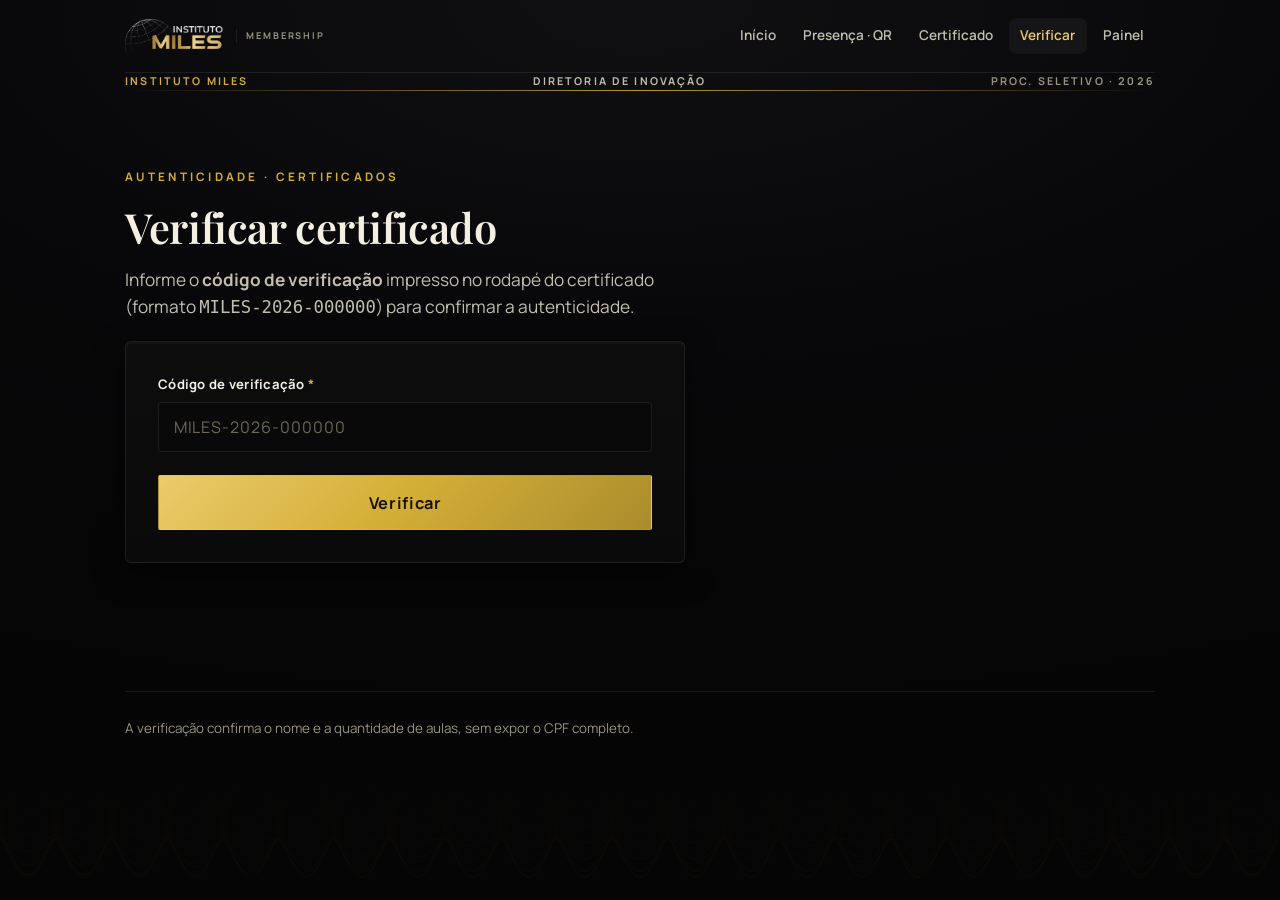
<file: site/verificar.html>
<!doctype html>
<html lang="pt-BR">
<head>
  <meta charset="utf-8">
  <meta name="viewport" content="width=device-width, initial-scale=1">
  <title>Verificar certificado · MILES</title>
  <link rel="preconnect" href="https://fonts.googleapis.com">
  <link rel="preconnect" href="https://fonts.gstatic.com" crossorigin>
  <link href="https://fonts.googleapis.com/css2?family=Cinzel:wght@400;600;700&family=Manrope:wght@300;400;500;600;700;800&family=Playfair+Display:ital,wght@0,400;0,600;0,700;1,400;1,600;1,700&display=swap" rel="stylesheet">
  <link rel="icon" type="image/png" href="favicon.png">
  <link rel="stylesheet" href="assets/styles.css?v=4">
</head>
<body>
  <div class="wrap">
    <header class="topbar" id="topbar"></header>
    <div class="dochead"><span><b>Instituto MILES</b></span><span class="mid">Diretoria de Inovação</span><span>Proc. Seletivo · 2026</span></div>
    <div class="doc-rule"></div>

    <section class="section">
      <div class="stack reveal" style="max-width:560px">
        <span class="eyebrow">Autenticidade · Certificados</span>
        <h1 style="font-size:clamp(1.8rem,4.4vw,2.6rem)">Verificar certificado</h1>
        <p class="lead">Informe o <b>código de verificação</b> impresso no rodapé do certificado
          (formato <code>MILES-2026-000000</code>) para confirmar a autenticidade.</p>
      </div>

      <form id="form" class="card reveal d1" style="max-width:560px;margin-top:1.2rem">
        <div class="field">
          <label for="codigo">Código de verificação <span class="req" aria-hidden="true">*</span></label>
          <input id="codigo" type="text" autocomplete="off" required aria-required="true" aria-describedby="err-codigo"
            placeholder="MILES-2026-000000" style="text-transform:uppercase;letter-spacing:.06em">
          <span class="err" id="err-codigo" role="alert"></span>
        </div>
        <button class="btn btn--gold btn--block btn--lg" id="btn" type="submit">Verificar</button>
      </form>

      <div id="resultado" style="margin-top:1.6rem;max-width:560px" role="status" aria-live="polite"></div>
    </section>

    <footer class="foot">A verificação confirma o nome e a quantidade de aulas, sem expor o CPF completo.</footer>
  </div>

  <script src="config.js"></script>
  <script src="assets/app.js?v=4"></script>
  <script>
  (function () {
    var $ = MILES.$;
    MILES.mountTopbar('verificar.html');
    var resultado = $('#resultado');

    function card(tipo, titulo, corpo) {
      resultado.innerHTML =
        '<div class="card ' + (tipo === 'ok' ? 'card--gold' : '') + ' reveal stack"' +
          (tipo === 'bad' ? ' style="border-color:rgba(229,113,95,.35)"' : '') + '>' +
          '<span class="badge badge--' + (tipo === 'ok' ? 'ok' : tipo === 'bad' ? 'bad' : 'gold') + '">' +
            (tipo === 'ok' ? '✓ Válido' : tipo === 'bad' ? '✕ Não confere' : 'ℹ Aviso') + '</span>' +
          '<h2 id="res-title" tabindex="-1" style="margin:.2rem 0">' + titulo + '</h2>' + corpo +
        '</div>';
      var h = $('#res-title'); if (h) h.focus();
    }

    async function verificar(codigo) {
      var btn = $('#btn'); btn.disabled = true; btn.setAttribute('aria-busy', 'true'); var t = btn.innerHTML;
      btn.innerHTML = '<span class="spin" aria-hidden="true"></span> Verificando…';
      resultado.innerHTML = '';
      try {
        var r = await MILES.api('verificarCertificado', { codigo: codigo });
        if (!r.ok) { card('info', 'Código inválido', '<p>' + MILES.escapeHTML(r.erro || '') + '</p>'); return; }
        if (!r.encontrado) { card('bad', 'Nenhum certificado encontrado', '<p>' + MILES.escapeHTML(r.mensagem || '') + '</p>'); return; }
        if (r.valido) {
          card('ok', 'Certificado autêntico',
            '<p>Emitido para <b>' + MILES.escapeHTML(r.nome) + '</b> (CPF ' + MILES.escapeHTML(r.cpfMascarado || '') + '), ' +
            'com presença em <b>' + r.qtd + ' de ' + r.total + ' aulas</b> do ' +
            MILES.escapeHTML(MILES.cfg.SEMINARIO || 'seminário') + '.</p>' +
            '<p class="muted" style="font-size:.85rem">Código: <b>' + MILES.escapeHTML(r.codigo) + '</b></p>');
        } else {
          card('bad', 'Sem certificado emitido',
            '<div class="notice notice--bad" style="margin-top:.2rem"><span class="ic" aria-hidden="true">⚠</span><span>' +
            MILES.escapeHTML(r.mensagem || '') + '</span></div>');
        }
      } catch (err) {
        card('bad', 'Erro na verificação', '<p>' + MILES.escapeHTML(err.message) + '</p>');
      } finally { btn.disabled = false; btn.removeAttribute('aria-busy'); btn.innerHTML = t; }
    }

    $('#form').addEventListener('submit', function (e) {
      e.preventDefault();
      var cod = ($('#codigo').value || '').trim().toUpperCase();
      $('#err-codigo').textContent = ''; $('#codigo').classList.remove('is-invalid');
      if (!/^MILES-2026-\d{6}$/.test(cod)) {
        $('#err-codigo').textContent = 'Formato esperado: MILES-2026-000000.';
        $('#codigo').classList.add('is-invalid'); return;
      }
      verificar(cod);
    });

    // pré-preenche e verifica via ?c=CODIGO
    var pre = MILES.qs('c');
    if (pre) { $('#codigo').value = pre.toUpperCase(); if (/^MILES-2026-\d{6}$/.test(pre.toUpperCase())) verificar(pre.toUpperCase()); }
  })();
  </script>
</body>
</html>
</file>
<file: site/assets/styles.css>
/* ============================================================================
   MILES — Presença & Certificados
   Identidade REAL do Instituto MILES (institutomiles.com.br):
   dourado #D4AF37 sobre preto #050505 · Cinzel + Playfair Display + Manrope ·
   Estética de credencial gravada — dourado fosco sobre preto, guilhochê de segurança.
   ============================================================================ */

:root {
  /* Fundo (gradient-dark do brand) */
  --bg:        #050505;
  --bg-2:      #0D0D0E;   /* superfície de cartão */
  --bg-3:      #151517;   /* superfície elevada */
  --bg-4:      #1C1C1E;

  /* Tinta clara sobre preto */
  --ink:       #F4EFE2;
  --ink-soft:  #C4BDAD;
  --ink-faint: #9A9281;

  /* Dourado MILES */
  --gold:      #D4AF37;   /* Base Gold */
  --gold-lt:   #EBCB6B;   /* dourado claro */
  --gold-dp:   #AA8C2C;   /* bronze */
  --grad-gold: linear-gradient(135deg, #EBCB6B 0%, #D4AF37 48%, #AA8C2C 100%);
  --gold-glow: rgba(212,175,55,.22);

  /* Linhas */
  --line:      rgba(212,175,55,.20);   /* hairline dourada */
  --line-soft: rgba(255,255,255,.08);

  /* Sinalização */
  --ok:        #57C08C;  --ok-bg:  rgba(87,192,140,.12);
  --bad:       #E5715F;  --bad-bg: rgba(229,113,95,.12);
  --warn:      var(--gold-lt);

  /* Sombras (com brilho dourado) */
  --shadow-sm: 0 1px 2px rgba(0,0,0,.5), 0 2px 10px rgba(0,0,0,.35);
  --shadow-md: 0 10px 30px rgba(0,0,0,.5), 0 2px 0 rgba(212,175,55,.04) inset;
  --shadow-lg: 0 40px 90px rgba(0,0,0,.6);
  --glow:      0 0 0 1px rgba(212,175,55,.30);

  --radius:    6px;
  --radius-sm: 4px;
  --maxw:      1100px;

  --display: "Cinzel", Georgia, "Times New Roman", serif;     /* marca / título do certificado */
  --serif:   "Playfair Display", Georgia, serif;              /* headings / nomes */
  --sans:    "Manrope", ui-sans-serif, system-ui, -apple-system, sans-serif; /* corpo / UI */
}

/* ---------- Reset ---------- */
*, *::before, *::after { box-sizing: border-box; }
* { margin: 0; }
html { -webkit-text-size-adjust: 100%; scroll-behavior: smooth; }

body {
  font-family: var(--sans);
  color: var(--ink);
  background-color: var(--bg);
  line-height: 1.6;
  font-size: 16.5px;
  min-height: 100vh;
  position: relative;
  overflow-x: hidden;
  -webkit-font-smoothing: antialiased;
  text-rendering: optimizeLegibility;
}

/* Superfície fosca (tinta sobre preto) — sem halo, sem glow, sem grão */
body::before {
  content: ""; position: fixed; inset: 0; z-index: -2;
  background: radial-gradient(120% 78% at 50% 0%, #101012 0%, #08080A 46%, #050505 100%);
}
/* Faixa de guilhochê gravada no rodapé — assinatura de credencial/cédula */
body::after {
  content: ""; position: fixed; left: 0; right: 0; bottom: 0; height: 150px; z-index: -1; pointer-events: none;
  background: url("guilloche-band.svg") repeat-x bottom center / auto 150px;
  opacity: .1;
  -webkit-mask-image: linear-gradient(to top, #000, transparent); mask-image: linear-gradient(to top, #000, transparent);
}

/* ---------- Tipografia ---------- */
h1, h2, h3 { font-family: var(--serif); font-weight: 600; line-height: 1.1; letter-spacing: -.01em; }
h1 { font-size: clamp(2.2rem, 5.4vw, 3.7rem); }
h2 { font-size: clamp(1.55rem, 3.4vw, 2.3rem); }
h3 { font-size: 1.24rem; }
p  { color: var(--ink-soft); }
a  { color: var(--gold-lt); text-decoration-color: var(--line); text-underline-offset: 3px; }
em { font-style: italic; }

.eyebrow {
  font-family: var(--sans); font-size: .73rem; font-weight: 700;
  letter-spacing: .28em; text-transform: uppercase; color: var(--gold);
  display: inline-flex; align-items: center; gap: .6rem;
}

.lead { font-size: 1.08rem; color: var(--ink-soft); max-width: 56ch; }
.muted { color: var(--ink-faint); }
.mono  { font-variant-numeric: tabular-nums; font-feature-settings: "tnum"; }

/* ---------- Layout ---------- */
.wrap { width: 100%; max-width: var(--maxw); margin: 0 auto; padding: 0 clamp(1.1rem, 4vw, 2.2rem); }
.section { padding: clamp(2.4rem, 6vw, 4.4rem) 0; }
.stack > * + * { margin-top: 1rem; }
.center { text-align: center; }
.grid { display: grid; gap: clamp(1rem, 2.4vw, 1.6rem); }
.grid-2 { grid-template-columns: repeat(2, 1fr); }
@media (max-width: 720px) { .grid-2 { grid-template-columns: 1fr; } }
.flow > * + * { margin-top: 1.1rem; }
.row { display: flex; gap: .7rem; flex-wrap: wrap; align-items: center; }
.between { justify-content: space-between; }
.hidden { display: none !important; }

/* ---------- Marca / topo ---------- */
.topbar { display: flex; align-items: center; justify-content: space-between; gap: 1rem;
  padding: 1.15rem 0; border-bottom: 1px solid var(--line-soft); }
.brand { display: flex; align-items: center; gap: .7rem; text-decoration: none; color: var(--ink); }
.topnav { display: flex; gap: .3rem; flex-wrap: wrap; }
.topnav a { font-size: .85rem; font-weight: 600; color: var(--ink-soft); text-decoration: none;
  padding: .42rem .7rem; border-radius: 8px; transition: background .18s, color .18s; }
.topnav a:hover { background: var(--bg-3); color: var(--gold-lt); }
@media (max-width: 560px) {
  .topbar { flex-wrap: wrap; gap: .5rem; }
  .brand-logo { height: 28px; }
  .brand-tag { display: none; }
  .topnav { width: 100%; justify-content: flex-start; gap: .15rem; border-top: 1px solid var(--line-soft); padding-top: .55rem; }
  .topnav a { font-size: .8rem; padding: .35rem .55rem; }
}

/* Logo oficial (globo + INSTITUTO MILES) */
.brand-logo { height: 34px; width: auto; display: block; }
.brand-tag { font-family: var(--sans); font-size: .58rem; font-weight: 700; letter-spacing: .2em;
  text-transform: uppercase; color: var(--ink-faint); border-left: 1px solid var(--line-soft); padding-left: .6rem; }
.cert-logo { width: clamp(150px, 22vw, 230px); height: auto; display: block; margin: 0 auto; }

/* ---------- Cartões ---------- */
.card {
  background: linear-gradient(180deg, var(--bg-2), #0A0A0B);
  border: 1px solid var(--line-soft);
  border-radius: var(--radius);
  padding: clamp(1.3rem, 3vw, 2rem);
  box-shadow: var(--shadow-md);
  position: relative;
}
.card--gold { border-color: var(--line); box-shadow: var(--shadow-md), var(--glow); }

/* Spotlight dourado que segue o cursor (cartões, linhas do índice e o hero) — como nos painéis do MILES */
.card, .index-row, .framed { position: relative; }
.card::before, .card::after,
.index-row::before, .index-row::after,
.framed::before, .framed::after {
  content: ""; position: absolute; inset: 0; border-radius: inherit;
  opacity: 0; transition: opacity .3s ease; pointer-events: none;
}
/* brilho dourado interno onde está o cursor */
.card::before, .index-row::before, .framed::before {
  background: radial-gradient(260px circle at var(--mx, 50%) var(--my, -20%), rgba(212,175,55,.13), transparent 60%);
}
/* outline dourado acendendo perto do cursor (borda mascarada) */
.card::after, .index-row::after, .framed::after {
  padding: 1px;
  background: radial-gradient(260px circle at var(--mx, 50%) var(--my, -20%), rgba(212,175,55,.6), rgba(212,175,55,.05) 65%, transparent 75%);
  -webkit-mask: linear-gradient(#000 0 0) content-box, linear-gradient(#000 0 0);
  -webkit-mask-composite: xor; mask-composite: exclude;
}
.card:hover::before, .card:hover::after,
.index-row:hover::before, .index-row:hover::after,
.framed:hover::before, .framed:hover::after { opacity: 1; }
@media (prefers-reduced-motion: reduce) { .card::before, .card::after, .index-row::before, .index-row::after, .framed::before, .framed::after { transition: none; } }


/* ---------- Botões ---------- */
/* Botões: retângulos nítidos "carimbados" — sem pílula, sem sombra colorida flutuante */
.btn { display: inline-flex; align-items: center; justify-content: center; gap: .55rem;
  font-family: var(--sans); font-weight: 700; font-size: .92rem; letter-spacing: .04em;
  border: 1px solid transparent; border-radius: 2px; padding: .82rem 1.5rem; cursor: pointer; text-decoration: none;
  transition: filter .18s, background .18s, border-color .18s, color .18s; }
.btn--gold { background: var(--grad-gold); color: #1A1305; }
.btn--gold:hover { filter: brightness(1.07); }
.btn--ghost { background: transparent; color: var(--gold-lt); border-color: var(--line); }
.btn--ghost:hover { background: rgba(212,175,55,.08); border-color: var(--gold); }
.btn:active { filter: brightness(.97); }
.btn:disabled { opacity: .5; cursor: not-allowed; transform: none; box-shadow: none; filter: none; }
.btn--block { width: 100%; }
.btn--lg { padding: .98rem 1.9rem; font-size: 1.02rem; }

/* ---------- Formulários ---------- */
.field { display: flex; flex-direction: column; gap: .4rem; margin-bottom: 1.05rem; }
.field > label { font-size: .82rem; font-weight: 700; letter-spacing: .02em; color: var(--ink); }
.field > label .req { color: var(--gold); }
.input, .field input[type="text"], .field input[type="email"], .field input[type="tel"] {
  font-family: var(--sans); font-size: 1rem; color: var(--ink);
  background: #090909; border: 1.5px solid var(--line-soft); border-radius: var(--radius-sm);
  padding: .82rem .9rem; width: 100%; transition: border-color .18s, box-shadow .18s; outline: none; }
.input::placeholder, .field input::placeholder { color: #6E6857; }
.input:focus, .field input:focus { border-color: var(--gold); box-shadow: 0 0 0 4px var(--gold-glow); }
.input.is-invalid, .field input.is-invalid { border-color: var(--bad); box-shadow: 0 0 0 4px rgba(229,113,95,.16); }
.field .hint { font-size: .78rem; color: var(--ink-faint); }
.field .err  { font-size: .8rem; color: var(--bad); font-weight: 600; }

/* Consentimento LGPD */
.consent { display: flex; gap: .8rem; align-items: flex-start; background: rgba(212,175,55,.05);
  border: 1px solid var(--line-soft); border-left: 3px solid var(--gold); border-radius: var(--radius-sm);
  padding: .9rem 1rem; margin: .4rem 0 1.2rem; }
.consent input[type="checkbox"] { width: 22px; height: 22px; accent-color: var(--gold); margin-top: 2px; flex: none; cursor: pointer; }
.consent label { font-size: .86rem; color: var(--ink-soft); line-height: 1.5; }
.consent a, .consent b { color: var(--gold-lt); }
.consent a { font-weight: 600; cursor: pointer; }

/* ---------- Avisos / status ---------- */
.notice { border-radius: var(--radius-sm); padding: .9rem 1.05rem; font-size: .92rem; font-weight: 500;
  display: flex; gap: .7rem; align-items: flex-start; border: 1px solid var(--line-soft); }
.notice--ok   { background: var(--ok-bg);  color: var(--ok);  border-color: rgba(87,192,140,.3); }
.notice--bad  { background: var(--bad-bg); color: var(--bad); border-color: rgba(229,113,95,.3); }
.notice--info { background: var(--bg-3); color: var(--ink-soft); }
.notice .ic { font-size: 1.05rem; line-height: 1.4; }
.notice code { color: var(--gold-lt); }

.badge { display: inline-flex; align-items: center; gap: .35rem; font-size: .72rem; font-weight: 700;
  letter-spacing: .05em; text-transform: uppercase; padding: .26rem .6rem; border-radius: 999px; }
.badge--ok  { background: var(--ok-bg);  color: var(--ok); }
.badge--bad { background: var(--bad-bg); color: var(--bad); }
.badge--gold{ background: rgba(212,175,55,.14); color: var(--gold-lt); }

/* Pílulas de aula */
.dots { display: inline-flex; gap: .35rem; }
.dot { width: 27px; height: 27px; border-radius: 50%; display: grid; place-items: center;
  font-size: .76rem; font-weight: 700; border: 1.5px solid var(--line-soft); color: var(--ink-faint); background: #0A0A0A; }
.dot.on { background: var(--grad-gold); color: #1A1305; border-color: transparent; }
.dot.miss { border-style: dashed; }

/* ---------- Rodapé ---------- */
.foot { border-top: 1px solid var(--line-soft); margin-top: 2rem; padding: 1.6rem 0;
  color: var(--ink-faint); font-size: .84rem; display: flex; gap: 1rem; flex-wrap: wrap; }
.foot a { color: var(--ink-soft); }

/* ---------- Acessibilidade: foco visível por teclado ---------- */
a:focus-visible, .btn:focus-visible, .topnav a:focus-visible, .switch button:focus-visible,
.index-row:focus-visible, .brand:focus-visible, .link-like:focus-visible, summary:focus-visible,
input[type="checkbox"]:focus-visible, [tabindex]:focus-visible {
  outline: 2px solid var(--gold-lt); outline-offset: 3px; border-radius: 6px;
}
.link-like { background: none; border: none; padding: 0; font: inherit; color: var(--gold-lt);
  font-weight: 600; cursor: pointer; text-decoration: underline; text-underline-offset: 3px; }
.sr-only { position: absolute; width: 1px; height: 1px; padding: 0; margin: -1px; overflow: hidden;
  clip: rect(0,0,0,0); white-space: nowrap; border: 0; }

/* ---------- Badge de modo demonstração ---------- */
.demo-badge { position: fixed; left: 14px; bottom: 14px; z-index: 60;
  background: rgba(13,13,14,.92); color: var(--gold-lt); border: 1px solid var(--line);
  border-radius: 999px; padding: .4rem .8rem; font-size: .74rem; font-weight: 700;
  letter-spacing: .03em; box-shadow: var(--shadow-md); backdrop-filter: blur(4px); pointer-events: none; }
.demo-badge::first-letter { color: var(--ok); }
@media (max-width: 560px) { .demo-badge { font-size: .68rem; left: 8px; bottom: 8px; } }

/* ============================================================================
   CREDENCIAL GRAVADA — sistema editorial / documento de credencial
   ============================================================================ */
/* dados sempre em numerais tabulares (cara de relatório/credencial) */
.cert-cpf, .cert-code, .stat .b, .data td, .mono, .dochead, .protocol, .spec td { font-variant-numeric: tabular-nums; }

/* régua dourada + cabeçalho de documento com metadados */
.doc-rule { height: 1px; background: linear-gradient(90deg, transparent, var(--gold), transparent); opacity: .85; }
.dochead { display: flex; justify-content: space-between; align-items: center; gap: 1rem; flex-wrap: wrap;
  font-family: var(--sans); font-size: .67rem; font-weight: 700; letter-spacing: .2em; text-transform: uppercase; color: var(--ink-faint); }
.dochead b { color: var(--gold); } .dochead .mid { color: var(--ink-soft); }

/* bloco emoldurado com filetes em L (linguagem do certificado, trazida pra home) */
.framed { position: relative; }
.corner { position: absolute; width: 14px; height: 14px; border: 1.5px solid var(--gold); }
.corner.tl{top:0;left:0;border-right:0;border-bottom:0} .corner.tr{top:0;right:0;border-left:0;border-bottom:0}
.corner.bl{bottom:0;left:0;border-right:0;border-top:0} .corner.br{bottom:0;right:0;border-left:0;border-top:0}
.protocol { font-family: var(--sans); font-size: .66rem; font-weight: 700; letter-spacing: .14em; color: var(--gold-dp); }

/* ficha técnica (label / valor com fios) — substitui os feature-cards */
.spec { width: 100%; border-collapse: collapse; }
.spec tr { border-top: 1px solid var(--line-soft); }
.spec tr:last-child { border-bottom: 1px solid var(--line-soft); }
.spec th { text-align: left; font-size: .67rem; font-weight: 700; letter-spacing: .16em; text-transform: uppercase;
  color: var(--ink-faint); padding: .8rem 1rem .8rem 0; white-space: nowrap; vertical-align: baseline; width: 40%; }
.spec td { padding: .8rem 0; color: var(--ink); font-size: .96rem; }
.spec td b { color: var(--gold-lt); font-weight: 700; }

/* timeline do fluxo QR → Presença → Certificado */
.flow-seq { display: grid; grid-template-columns: repeat(3, 1fr); position: relative; }
.flow-seq::before { content: ""; position: absolute; top: 21px; left: 9%; right: 9%; height: 1px;
  background: repeating-linear-gradient(90deg, var(--gold) 0 7px, transparent 7px 13px); opacity: .5; }
.flow-step { position: relative; padding: 0 1rem; text-align: center; }
.flow-step .pin { width: 44px; height: 44px; margin: 0 auto .9rem; border: 1px solid var(--line); border-radius: 50%;
  background: #060606; display: grid; place-items: center; font-family: var(--display); font-size: 1rem; color: var(--gold); position: relative; z-index: 1; }
.flow-step h3 { font-family: var(--display); font-size: .8rem; letter-spacing: .14em; text-transform: uppercase; color: var(--ink); margin-bottom: .35rem; }
.flow-step p { font-size: .9rem; }
@media (max-width: 680px){ .flow-seq{ grid-template-columns:1fr; gap:1.3rem } .flow-seq::before{ display:none }
  .flow-step{ text-align:left; display:grid; grid-template-columns:44px 1fr; gap:1rem; align-items:start } .flow-step .pin{ margin:0 } }

/* índice de projetos (substitui os tiles 01/02 com seta) */
.index-row { display: grid; grid-template-columns: auto 1fr auto; gap: 1.4rem; align-items: baseline;
  padding: 1.5rem 0; border-top: 1px solid var(--line-soft); text-decoration: none; color: var(--ink); transition: padding .2s ease; }
.index-list .index-row:last-child { border-bottom: 1px solid var(--line-soft); }
.index-row .no { font-family: var(--display); font-size: 1.2rem; color: var(--gold); }
.index-row h3 { font-family: var(--serif); font-size: clamp(1.3rem, 3vw, 1.9rem); line-height: 1.1; }
.index-row .desc { color: var(--ink-soft); font-size: .92rem; max-width: 56ch; margin-top: .35rem; }
.index-row .go { font-size: .76rem; font-weight: 700; letter-spacing: .12em; text-transform: uppercase; color: var(--gold);
  border-bottom: 1px solid transparent; padding-bottom: 2px; white-space: nowrap; }
.index-row:hover { padding-left: .55rem; } .index-row:hover .go { border-bottom-color: var(--gold); }
@media (max-width: 640px){ .index-row{ grid-template-columns:auto 1fr } .index-row .go{ grid-column:2 } }


/* ---------- Spinner ---------- */
.spin { width: 18px; height: 18px; border: 2.5px solid rgba(26,19,5,.35); border-top-color: #1A1305;
  border-radius: 50%; animation: spin .7s linear infinite; }
.btn--ghost .spin { border-color: rgba(212,175,55,.3); border-top-color: var(--gold-lt); }
@keyframes spin { to { transform: rotate(360deg); } }

/* ---------- Revelação encadeada ---------- */
.reveal { opacity: 0; transform: translateY(15px); animation: rise .75s cubic-bezier(.2,.7,.2,1) forwards; }
.d1{animation-delay:.07s}.d2{animation-delay:.15s}.d3{animation-delay:.23s}.d4{animation-delay:.31s}.d5{animation-delay:.39s}
@keyframes rise { to { opacity: 1; transform: none; } }
@media (prefers-reduced-motion: reduce) {
  .reveal { animation: none; opacity: 1; transform: none; }
  *, *::before, *::after { animation-duration: .001ms !important; transition-duration: .001ms !important; }
}

/* ============================================================================
   QR — painel do instrutor
   ============================================================================ */
.qr-grid { display: grid; grid-template-columns: repeat(2, 1fr); gap: clamp(1rem, 2.4vw, 1.6rem); }
@media (max-width: 680px) { .qr-grid { grid-template-columns: 1fr; } }
.qr-card { text-align: center; }
.qr-card .qr-box { position: relative; width: 240px; max-width: 100%; aspect-ratio: 1; margin: .4rem auto .8rem;
  background: #F4EFE2; border: 1px solid var(--line); border-radius: 12px; padding: 14px; box-shadow: var(--shadow-sm); }
.qr-box > div canvas, .qr-box > div img { width: 100% !important; height: 100% !important; display: block; }
.qr-ring { width: 100%; height: 6px; background: var(--bg-4); border-radius: 999px; overflow: hidden; }
.qr-ring > i { display: block; height: 100%; background: var(--grad-gold); width: 100%; transform-origin: left; }
.qr-meta { font-size: .8rem; color: var(--ink-faint); }
.switch { display: inline-flex; background: var(--bg-3); border: 1px solid var(--line-soft); border-radius: 999px; padding: 3px; }
.switch button { border: none; background: transparent; font-family: var(--sans); font-weight: 700; font-size: .82rem;
  padding: .42rem .9rem; border-radius: 999px; cursor: pointer; color: var(--ink-soft); }
.switch button.on { background: var(--grad-gold); color: #1A1305; }

/* ---------- sucesso (presença) ---------- */
.success-seal { width: 96px; height: 96px; margin: 0 auto 1rem; }
.check-draw { stroke-dasharray: 48; stroke-dashoffset: 48; animation: draw .6s .2s cubic-bezier(.6,0,.3,1) forwards; }
@keyframes draw { to { stroke-dashoffset: 0; } }

/* ============================================================================
   CERTIFICADO — foil dourado sobre preto
   ============================================================================ */
.cert-stage { display: flex; justify-content: center; padding: .5rem 0 1.2rem; }
.certificate {
  --cg: #C8A24A;
  width: 940px; max-width: 100%; aspect-ratio: 1.414 / 1;
  background: radial-gradient(120% 150% at 50% -25%, #161616 0%, #0B0B0B 55%, #050505 100%);
  color: var(--ink); position: relative; overflow: hidden; border-radius: 4px;
  box-shadow: var(--shadow-lg);
  padding: clamp(1.6rem, 4.6vw, 3.4rem);
  -webkit-print-color-adjust: exact; print-color-adjust: exact;
}
/* moldura: um único filete fino dourado (sem moldura dupla, sem glow) */
.certificate::before { content: ""; position: absolute; inset: 16px; border: 1px solid var(--cg); border-radius: 2px; pointer-events: none; }
/* guilhochê de segurança — marca d'água gravada (sem selo) */
.cert-guilloche { position: absolute; inset: 0; z-index: 0; pointer-events: none;
  background: url("guilloche-rosette.svg") center 47% / 54% no-repeat; opacity: .08; }
.cert-inner { position: relative; z-index: 1; width: 100%; height: 100%;
  display: flex; flex-direction: column; align-items: center; justify-content: space-between; gap: .3rem; text-align: center; }
/* "CERTIFICADO DE CONCLUSÃO" vira rótulo pequeno; o NOME é o herói */
.cert-title { font-family: var(--display); font-weight: 600; font-size: clamp(.62rem, 1.4vw, .8rem);
  letter-spacing: .42em; text-transform: uppercase; color: var(--cg); }
.cert-sub { font-size: clamp(.72rem,1.5vw,.9rem); color: var(--ink-soft); letter-spacing: .04em; }
.cert-name { font-family: var(--serif); font-style: italic; font-weight: 600;
  font-size: clamp(2rem, 6vw, 3.7rem); color: var(--ink); padding: .1rem 0 .25rem; line-height: 1.05;
  border-bottom: 1px solid var(--cg); }
.cert-cpf { font-size: clamp(.72rem,1.5vw,.88rem); color: var(--gold-lt); letter-spacing: .06em; }
.cert-body { font-size: clamp(.8rem, 1.7vw, 1rem); color: var(--ink-soft); max-width: 60ch; line-height: 1.5; }
.cert-body b { color: var(--ink); font-weight: 700; }
.cert-foot { width: 100%; display: flex; justify-content: space-between; align-items: flex-end; gap: 1.5rem; margin-top: .3rem; }
.cert-sign { flex: 1; max-width: 230px; }
.cert-sign .line { border-top: 1px solid var(--gold); margin-bottom: .35rem; }
.cert-sign .who { font-size: clamp(.66rem,1.3vw,.78rem); font-weight: 700; color: var(--ink); }
.cert-sign .role { font-size: clamp(.6rem,1.2vw,.7rem); color: var(--ink-faint); }
.cert-code { position: absolute; bottom: 24px; right: 30px; font-size: .62rem; letter-spacing: .12em; color: var(--gold); font-weight: 700; }
.cert-corner { position: absolute; width: 26px; height: 26px; border: 1.5px solid var(--cg); }
.cert-corner.tl { top: 24px; left: 24px; border-right: none; border-bottom: none; }
.cert-corner.tr { top: 24px; right: 24px; border-left: none; border-bottom: none; }
.cert-corner.bl { bottom: 24px; left: 24px; border-right: none; border-top: none; }
.cert-corner.br { bottom: 24px; right: 24px; border-left: none; border-top: none; }

/* ---------- Tabela admin ---------- */
.table-wrap { overflow-x: auto; border: 1px solid var(--line-soft); border-radius: var(--radius); background: var(--bg-2); }
table.data { width: 100%; border-collapse: collapse; font-size: .92rem; min-width: 560px; }
.data th { text-align: left; font-size: .71rem; text-transform: uppercase; letter-spacing: .1em; color: var(--gold);
  font-weight: 700; padding: .9rem 1rem; border-bottom: 1px solid var(--line-soft); }
.data td { padding: .85rem 1rem; border-bottom: 1px solid var(--line-soft); color: var(--ink); }
.data tr:last-child td { border-bottom: none; }
.data tr:hover td { background: rgba(212,175,55,.05); }
.stat { display: flex; gap: 1.6rem; flex-wrap: wrap; }
.stat .b { font-family: var(--serif); font-size: 2.1rem; line-height: 1; color: var(--gold-lt); }
.stat .l { font-size: .74rem; text-transform: uppercase; letter-spacing: .1em; color: var(--ink-faint); font-weight: 700; }

/* ---------- Modal LGPD ---------- */
.modal { position: fixed; inset: 0; background: rgba(0,0,0,.7); display: grid; place-items: center; padding: 1.2rem; z-index: 50; backdrop-filter: blur(4px); }
.modal .box { background: var(--bg-2); border-radius: var(--radius); max-width: 540px; width: 100%; padding: 1.8rem; box-shadow: var(--shadow-lg); border: 1px solid var(--line); }
.modal h3 { font-family: var(--serif); margin-bottom: .6rem; color: var(--gold-lt); }
.modal p { font-size: .9rem; margin-bottom: .8rem; }
.modal b { color: var(--ink); }

/* ============================================================================
   IMPRESSÃO — só o certificado, em paisagem
   ============================================================================ */
@media print {
  @page { size: A4 landscape; margin: 0; }
  body::before, body::after { display: none; }
  body { background: #050505; }
  body * { visibility: hidden; }
  #print-area, #print-area * { visibility: visible; }
  #print-area { position: fixed; inset: 0; display: grid; place-items: center; }
  .certificate { box-shadow: none; width: 99vw; max-width: none; }
  .no-print { display: none !important; }
}
</file>
